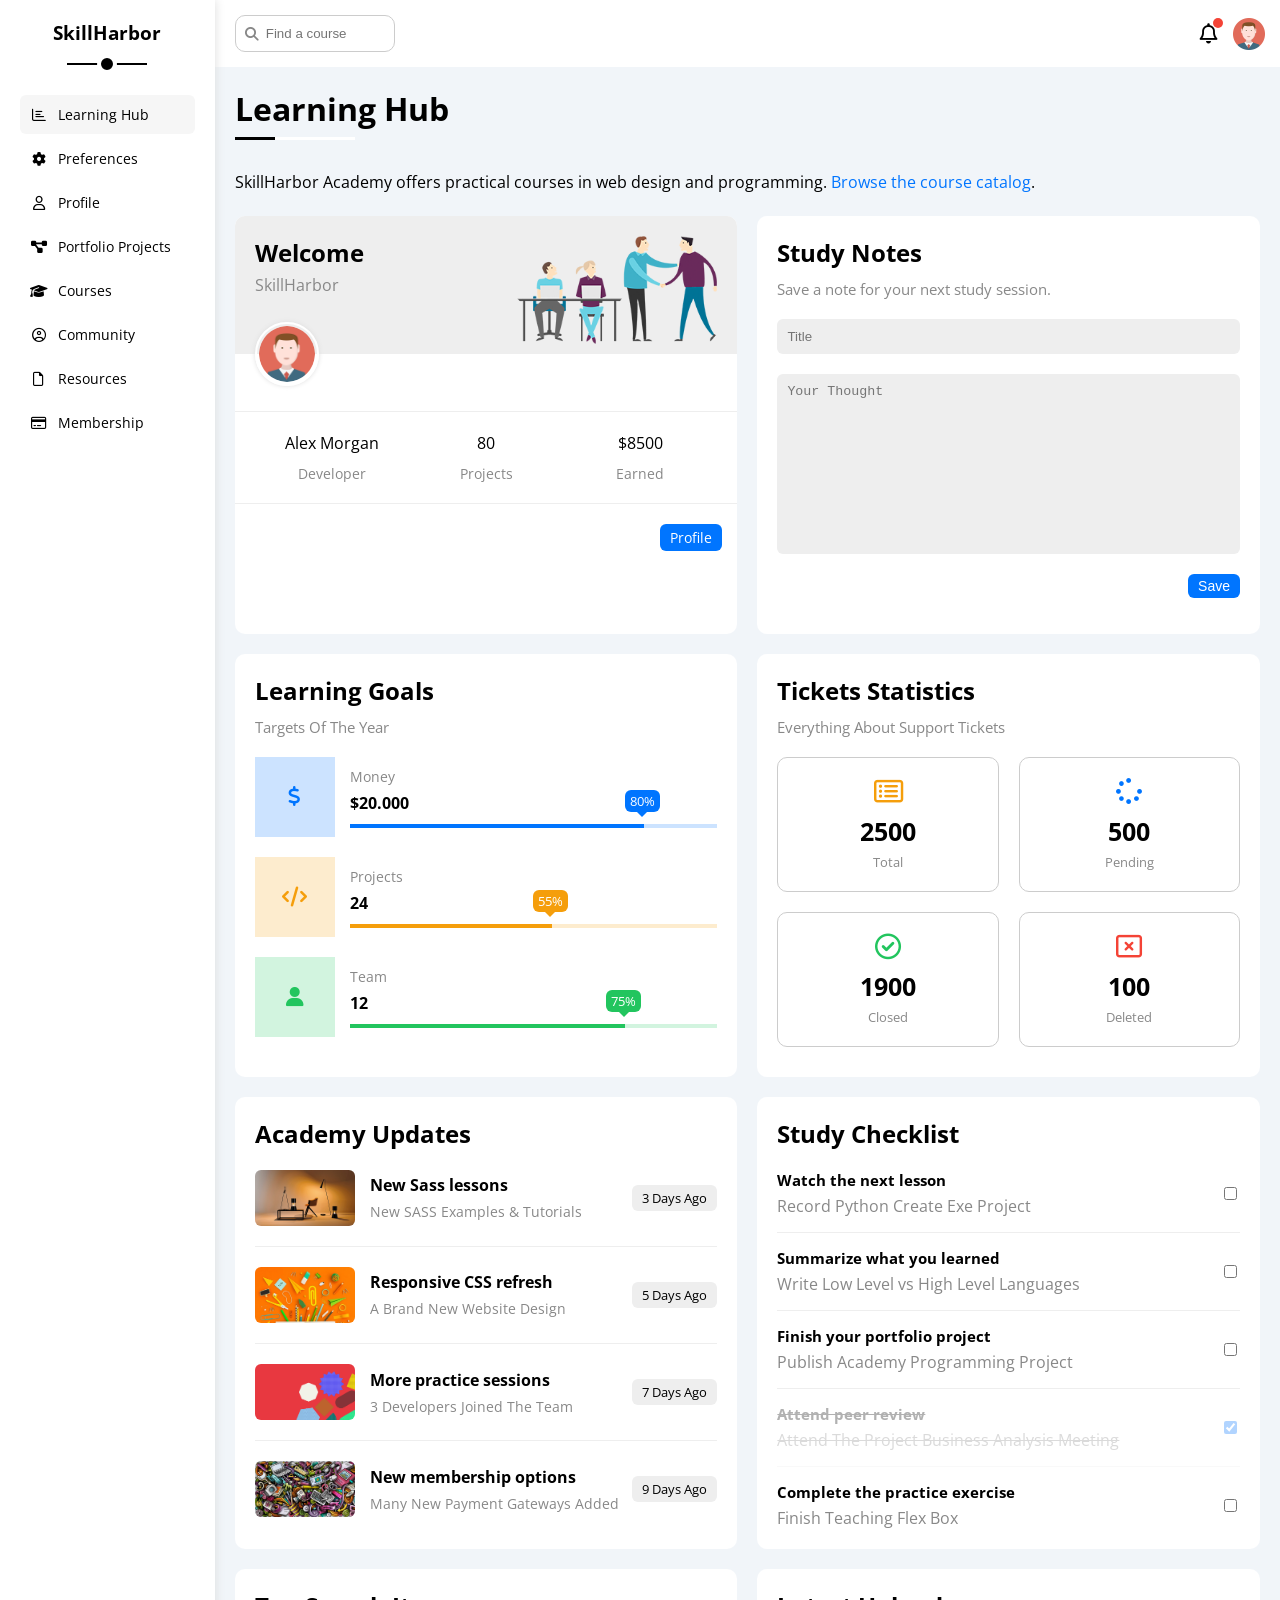
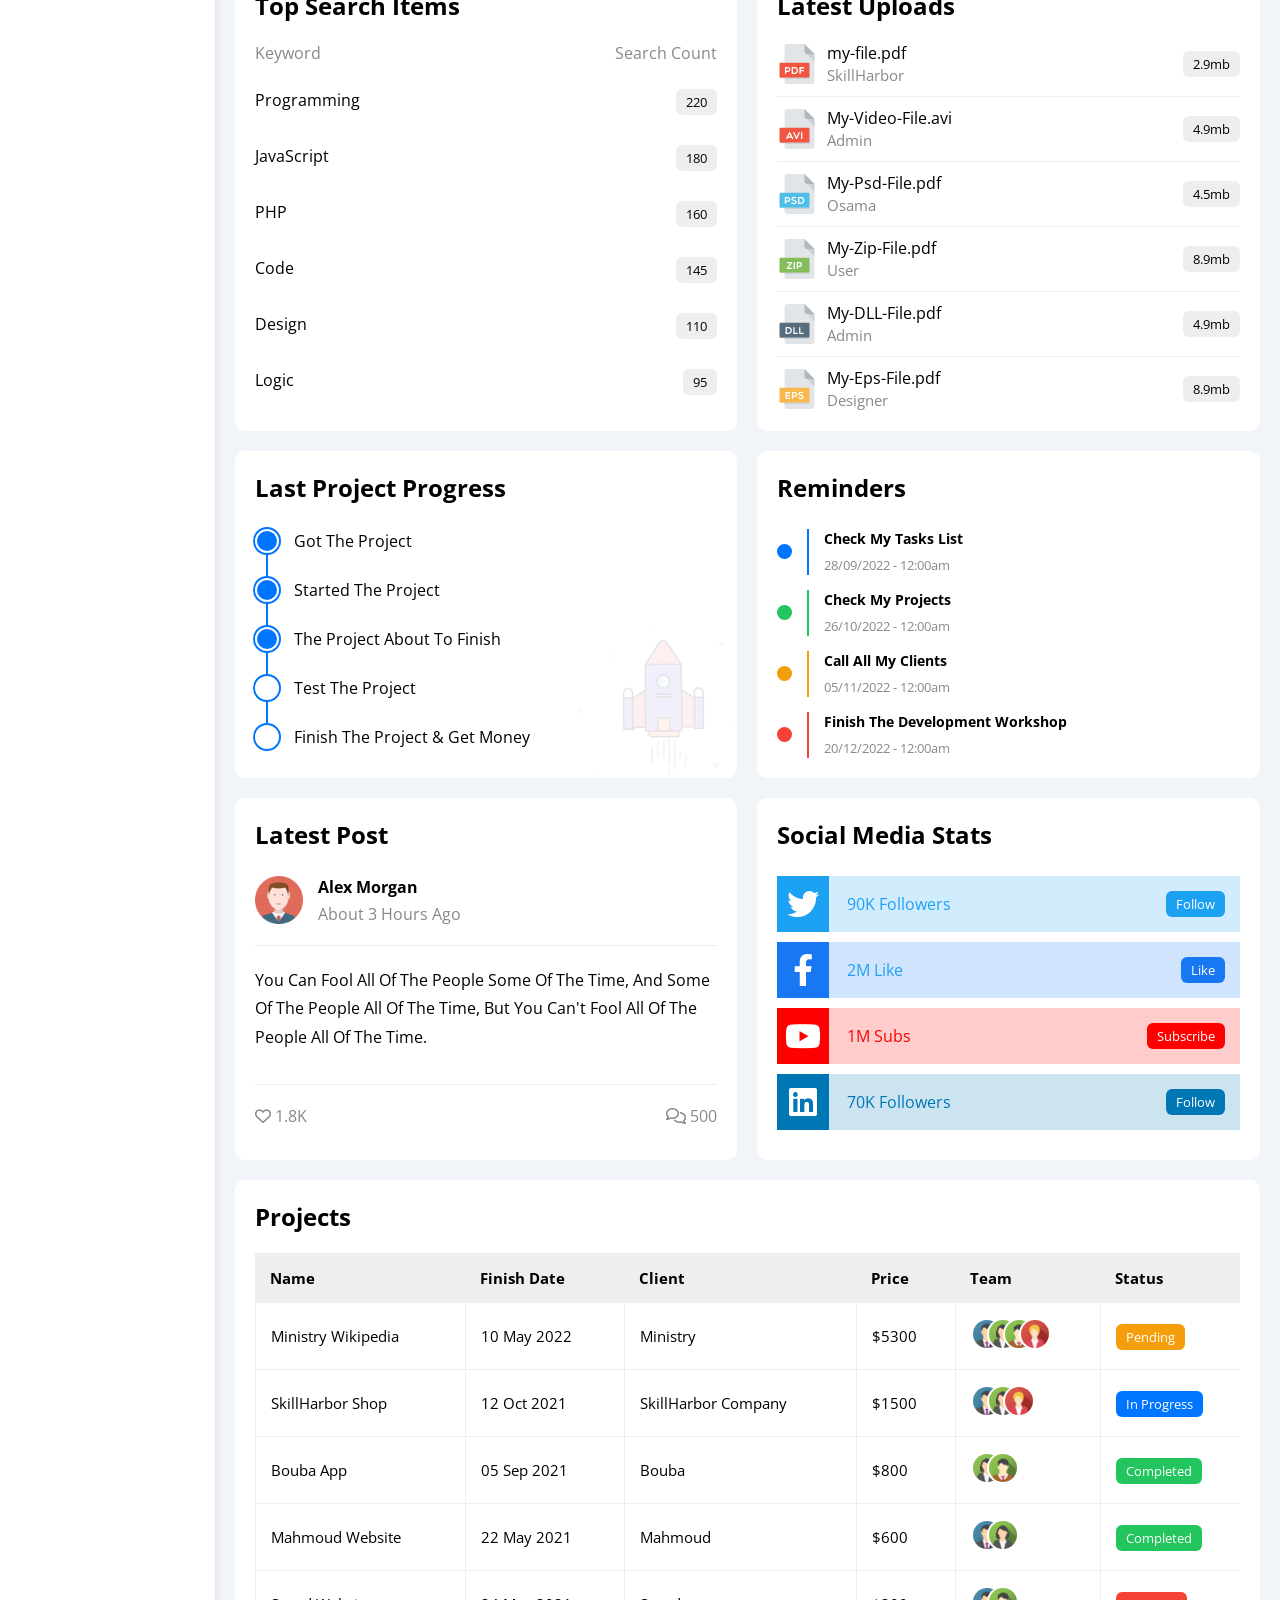
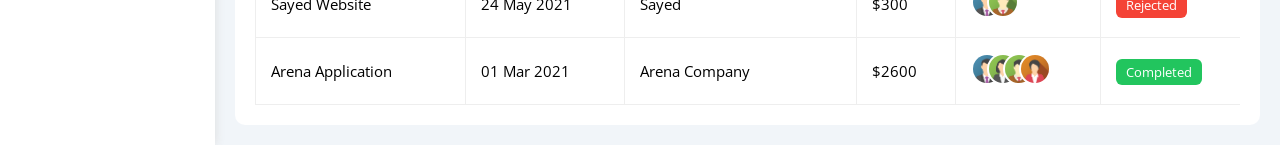
<file: index.html>
<!DOCTYPE html>
<html lang="en">

<head>
  <meta charset="UTF-8">
  <meta http-equiv="X-UA-Compatible" content="IE=edge">
  <meta name="viewport" content="width=device-width, initial-scale=1.0">
  <title>Learning Hub | SkillHarbor Academy</title>
  <link rel="stylesheet" href="css/all.min.css">
  <link rel="stylesheet" href="css/framework.css">
  <link rel="stylesheet" href="css/master.css">
  <link rel="preconnect" href="https://fonts.googleapis.com">
  <link rel="preconnect" href="https://fonts.gstatic.com" crossorigin>
  <link href="https://fonts.googleapis.com/css2?family=Open+Sans:wght@300;500&amp;display=swap" rel="stylesheet">
</head>

<body>

  <div class="page d-flex">

    <div class="sidebar bg-white p-20 p-relative">
      <h3 class="p-relative txt-c mt-0">SkillHarbor</h3>
      <ul>
        <li>
          <!-- ده لينك الصفحه الرئيسيه active  -->
          <!-- الصفحه الرئيسيه اسمها Dashboard -->
          <a class="active d-flex align-center fs-14 c-black rad-6 p-10" href="index.html">

            <!-- class fa-fw means full width- full height -->
            <i class="fa-regular fa-chart-bar fa-fw"></i>
            <span>Learning Hub</span>
          </a>
        </li>
        <li>
          <a class="d-flex align-center fs-14 c-black rad-6 p-10" href="settings.html">
            <i class="fa-solid fa-gear fa-fw"></i>
            <span>Preferences</span>
          </a>
        </li>
        <li>
          <a class="d-flex align-center fs-14 c-black rad-6 p-10" href="profile.html">
            <i class="fa-regular fa-user fa-fw"></i>
            <span>Profile</span>
          </a>
        </li>
        <li>
          <a class="d-flex align-center fs-14 c-black rad-6 p-10" href="projects.html">
            <i class="fa-solid fa-diagram-project fa-fw"></i>
            <span>Portfolio Projects</span>
          </a>
        </li>
        <li>
          <a class="d-flex align-center fs-14 c-black rad-6 p-10" href="courses.html">
            <i class="fa-solid fa-graduation-cap fa-fw"></i>
            <span>Courses</span>
          </a>
        </li>
        <li>
          <a class="d-flex align-center fs-14 c-black rad-6 p-10" href="friends.html">
            <i class="fa-regular fa-circle-user fa-fw"></i>
            <span>Community</span>
          </a>
        </li>
        <li>
          <a class="d-flex align-center fs-14 c-black rad-6 p-10" href="files.html">
            <i class="fa-regular fa-file fa-fw"></i>
            <span>Resources</span>
          </a>
        </li>
        <li>
          <a class="d-flex align-center fs-14 c-black rad-6 p-10" href="plans.html">
            <i class="fa-regular fa-credit-card fa-fw"></i>
            <span>Membership</span>
          </a>
        </li>
      </ul>
    </div>


    <div class="content w-full">
      <!-- Start Head -->
      <div class="head bg-white p-15 between-flex">
        <div class="search p-relative">
          <input class="p-10" type="search" placeholder="Find a course" aria-label="Find a course">
        </div>
        <div class="icons d-flex align-center">
          <span class="notification p-relative">
            <i class="fa-regular fa-bell fa-lg"></i>
          </span>
          <img src="imgs/avatar.png" alt="">
        </div>
      </div>

      <!-- End Head -->

      <!-- 
       هذا الجزء العلوى ثابت فى كل صفحه من الثمانى صفحات 
       الى فيها بنصمم العمود الجانبى و الهيدر و دول كلهم ثابتبن
       اما الجزء اللى جاى ده الجزء بتاع صفحه التصمصم نفسها اللى مختلفه من صفحه للثانيه  -->

      <h1 class="p-relative">Learning Hub</h1>

      <p class="catalog-tools">SkillHarbor Academy offers practical courses in web design and programming. <a class="c-blue" href="courses.html">Browse the course catalog</a>.</p><div class="wrapper d-grid gap-20">

        <!-- Start Welcome Widget -->
        <div class="welcome bg-white rad-10 txt-c-mobile block-mobile">
          <div class="intro p-20 d-flex space-between bg-eee">
            <div>
              <h2 class="m-0">Welcome</h2>
              <p class="c-grey mt-5">SkillHarbor</p>
            </div>
            <img class="hide-mobile" src="imgs/welcome.png" alt="">
          </div>
          <img src="imgs/avatar.png" alt="" class="avatar">
          <div class="body txt-c d-flex p-20 mt-20 mb-20 block-mobile">
            <div>Alex Morgan <span class="d-block c-grey fs-14 mt-10">Developer</span></div>
            <div>80 <span class="d-block c-grey fs-14 mt-10">Projects</span></div>
            <div>$8500 <span class="d-block c-grey fs-14 mt-10">Earned</span></div>
          </div>
          <a href="profile.html" class="visit d-block fs-14 bg-blue c-white w-fit btn-shape">Profile</a>
        </div>
        <!-- End Welcome Widget -->

        <!-- Start Quick Draft Widget -->
        <div class="quick-draft p-20 bg-white rad-10">
          <h2 class="mt-0 mb-10">Study Notes</h2>
          <p class="mt-0 mb-20 c-grey fs-15">Save a note for your next study session.</p>
          <form>
            <input class="d-block mb-20 w-full p-10 b-none bg-eee rad-6" type="text" placeholder="Title">
            <textarea class="d-block mb-20 w-full p-10 b-none bg-eee rad-6" placeholder="Your Thought"></textarea>
            <input class="save d-block fs-14 bg-blue c-white b-none w-fit btn-shape" type="submit" value="Save">
          <p id="draft-status" role="status"></p></form>
        </div>
        <!-- End Quick Draft Widget -->

        <!-- Start Targets Widget -->
        <div class="targets p-20 bg-white rad-10">
          <h2 class="mt-0 mb-10">Learning Goals</h2>
          <p class="mt-0 mb-20 c-grey fs-15">Targets Of The Year</p>
          <div class="target-row mb-20 blue center-flex">
            <div class="icon center-flex">
              <i class="fa-solid fa-dollar-sign fa-lg c-blue"></i>
            </div>
            <div class="details">
              <span class="fs-14 c-grey">Money</span>
              <span class="d-block mt-5 mb-10 fw-bold">$20.000</span>
              <div class="progress p-relative">
                <span class="bg-blue blue" style="width: 80%">
                  <span class="bg-blue">80%</span>
                </span>
              </div>
            </div>
          </div>
          <div class="target-row mb-20 center-flex orange">
            <div class="icon center-flex">
              <i class="fa-solid fa-code fa-lg c-orange"></i>
            </div>
            <div class="details">
              <span class="fs-14 c-grey">Projects</span>
              <span class="d-block mt-5 mb-10 fw-bold">24</span>
              <div class="progress p-relative">
                <span class="bg-orange orange" style="width: 55%">
                  <span class="bg-orange">55%</span>
                </span>
              </div>
            </div>
          </div>
          <div class="target-row mb-20 center-flex green">
            <div class="icon center-flex">
              <i class="fa-solid fa-user fa-lg c-green"></i>
            </div>
            <div class="details">
              <span class="fs-14 c-grey">Team</span>
              <span class="d-block mt-5 mb-10 fw-bold">12</span>
              <div class="progress p-relative">
                <span class="bg-green green" style="width: 75%">
                  <span class="bg-green">75%</span>
                </span>
              </div>
            </div>
          </div>
        </div>
        <!-- End Targets Widget -->

        <!-- Start Ticket Widget -->
        <div class="tickets p-20 bg-white rad-10">
          <h2 class="mt-0 mb-10">Tickets Statistics</h2>
          <p class="mt-0 mb-20 c-grey fs-15">Everything About Support Tickets</p>
          <div class="d-flex txt-c gap-20 f-wrap">
            <div class="box p-20 rad-10 fs-13 c-grey">
              <i class="fa-regular fa-rectangle-list fa-2x mb-10 c-orange"></i>
              <span class="d-block c-black fw-bold fs-25 mb-5">2500</span>
              Total
            </div>
            <div class="box p-20 rad-10 fs-13 c-grey">
              <i class="fa-solid fa-spinner fa-2x mb-10 c-blue"></i>
              <span class="d-block c-black fw-bold fs-25 mb-5">500</span>
              Pending
            </div>
            <div class="box p-20 rad-10 fs-13 c-grey">
              <i class="fa-regular fa-circle-check fa-2x mb-10 c-green"></i>
              <span class="d-block c-black fw-bold fs-25 mb-5">1900</span>
              Closed
            </div>
            <div class="box p-20 rad-10 fs-13 c-grey">
              <i class="fa-regular fa-rectangle-xmark fa-2x mb-10 c-red"></i>
              <span class="d-block c-black fw-bold fs-25 mb-5">100</span>
              Deleted
            </div>
          </div>
        </div>
        <!-- End Ticket Widget -->


        <!-- Start Latest News Widget -->
        <div class="latest-news p-20 bg-white rad-10 txt-c-mobile">
          <h2 class="mt-0 mb-20">Academy Updates</h2>
          <div class="news-row d-flex align-center">
            <img src="imgs/news-01.png" alt="">
            <div class="info">
              <h3>New Sass lessons</h3>
              <p class="m-0 fs-14 c-grey">New SASS Examples &amp; Tutorials</p>
            </div>
            <div class="btn-shape bg-eee fs-13 label">3 Days Ago</div>
          </div>
          <div class="news-row d-flex align-center">
            <img src="imgs/news-02.png" alt="">
            <div class="info">
              <h3>Responsive CSS refresh</h3>
              <p class="m-0 fs-14 c-grey">A Brand New Website Design</p>
            </div>
            <div class="btn-shape bg-eee fs-13 label">5 Days Ago</div>
          </div>
          <div class="news-row d-flex align-center">
            <img src="imgs/news-03.png" alt="">
            <div class="info">
              <h3>More practice sessions</h3>
              <p class="m-0 fs-14 c-grey">3 Developers Joined The Team</p>
            </div>
            <div class="btn-shape bg-eee fs-13 label">7 Days Ago</div>
          </div>
          <div class="news-row d-flex align-center">
            <img src="imgs/news-04.png" alt="">
            <div class="info">
              <h3>New membership options</h3>
              <p class="m-0 fs-14 c-grey">Many New Payment Gateways Added</p>
            </div>
            <div class="btn-shape bg-eee fs-13 label">9 Days Ago</div>
          </div>
        </div>
        <!-- End Latest News Widget -->


        <!-- Start Tasks Widget -->
        <div class="tasks p-20 bg-white rad-10">
          <h2 class="mt-0 mb-20">Study Checklist</h2>
          <div class="task-row between-flex">
            <div class="info">
              <h3 class="mt-0 mb-5 fs-15">Watch the next lesson</h3>
              <p class="m-0 c-grey">Record Python Create Exe Project</p>
            </div>
            <i class="fa-regular fa-trash-can delete"></i>
          </div>
          <div class="task-row between-flex">
            <div class="info">
              <h3 class="mt-0 mb-5 fs-15">Summarize what you learned</h3>
              <p class="m-0 c-grey">Write Low Level vs High Level Languages</p>
            </div>
            <i class="fa-regular fa-trash-can delete"></i>
          </div>
          <div class="task-row between-flex">
            <div class="info">
              <h3 class="mt-0 mb-5 fs-15">Finish your portfolio project</h3>
              <p class="m-0 c-grey">Publish Academy Programming Project</p>
            </div>
            <i class="fa-regular fa-trash-can delete"></i>
          </div>
          <div class="task-row between-flex done">
            <div class="info">
              <h3 class="mt-0 mb-5 fs-15">Attend peer review</h3>
              <p class="m-0 c-grey">Attend The Project Business Analysis Meeting</p>
            </div>
            <i class="fa-regular fa-trash-can delete"></i>
          </div>
          <div class="task-row between-flex">
            <div class="info">
              <h3 class="mt-0 mb-5 fs-15">Complete the practice exercise</h3>
              <p class="m-0 c-grey">Finish Teaching Flex Box</p>
            </div>
            <i class="fa-regular fa-trash-can delete"></i>
          </div>
        </div>
        <!-- End Tasks -->


        <!-- Start Top Search Word Widget -->
        <div class="search-items p-20 bg-white rad-10">
          <h2 class="mt-0 mb-20">Top Search Items</h2>
          <div class="items-head d-flex space-between c-grey mb-10">
            <div>Keyword</div>
            <div>Search Count</div>
          </div>
          <div class="items d-flex space-between pt-15 pb-15">
            <span>Programming</span>
            <span class="bg-eee fs-13 btn-shape">220</span>
          </div>
          <div class="items d-flex space-between pt-15 pb-15">
            <span>JavaScript</span>
            <span class="bg-eee btn-shape fs-13">180</span>
          </div>
          <div class="items d-flex space-between pt-15 pb-15">
            <span>PHP</span>
            <span class="bg-eee btn-shape fs-13">160</span>
          </div>
          <div class="items d-flex space-between pt-15 pb-15">
            <span>Code</span>
            <span class="bg-eee btn-shape fs-13">145</span>
          </div>
          <div class="items d-flex space-between pt-15 pb-15">
            <span>Design</span>
            <span class="bg-eee btn-shape fs-13">110</span>
          </div>
          <div class="items d-flex space-between pt-15 pb-15">
            <span>Logic</span>
            <span class="bg-eee btn-shape fs-13">95</span>
          </div>
        </div>
        <!-- End Top Search Word Widget -->


        <!-- Start Latest Uploads Widget -->
        <div class="latest-uploads p-20 bg-white rad-10">
          <h2 class="mt-0 mb-20">Latest Uploads</h2>
          <ul class="m-0">
            <li class="between-flex pb-10 mb-10">
              <div class="d-flex align-center">
                <img class="mr-10" src="imgs/pdf.svg" alt="">
                <div>
                  <span class="d-block">my-file.pdf</span>
                  <span class="fs-15 c-grey">SkillHarbor</span>
                </div>
              </div>
              <div class="bg-eee btn-shape fs-13">2.9mb</div>
            </li>
            <li class="between-flex pb-10 mb-10">
              <div class="d-flex align-center">
                <img class="mr-10" src="imgs/avi.svg" alt="">
                <div>
                  <span class="d-block">My-Video-File.avi</span>
                  <span class="fs-15 c-grey">Admin</span>
                </div>
              </div>
              <div class="bg-eee btn-shape fs-13">4.9mb</div>
            </li>
            <li class="between-flex pb-10 mb-10">
              <div class="d-flex align-center">
                <img class="mr-10" src="imgs/psd.svg" alt="">
                <div>
                  <span class="d-block">My-Psd-File.pdf</span>
                  <span class="fs-15 c-grey">Osama</span>
                </div>
              </div>
              <div class="bg-eee btn-shape fs-13">4.5mb</div>
            </li>
            <li class="between-flex pb-10 mb-10">
              <div class="d-flex align-center">
                <img class="mr-10" src="imgs/zip.svg" alt="">
                <div>
                  <span class="d-block">My-Zip-File.pdf</span>
                  <span class="fs-15 c-grey">User</span>
                </div>
              </div>
              <div class="bg-eee btn-shape fs-13">8.9mb</div>
            </li>
            <li class="between-flex pb-10 mb-10">
              <div class="d-flex align-center">
                <img class="mr-10" src="imgs/dll.svg" alt="">
                <div>
                  <span class="d-block">My-DLL-File.pdf</span>
                  <span class="fs-15 c-grey">Admin</span>
                </div>
              </div>
              <div class="bg-eee btn-shape fs-13">4.9mb</div>
            </li>
            <li class="between-flex">
              <div class="d-flex align-center">
                <img class="mr-10" src="imgs/eps.svg" alt="">
                <div>
                  <span class="d-block">My-Eps-File.pdf</span>
                  <span class="fs-15 c-grey">Designer</span>
                </div>
              </div>
              <div class="bg-eee btn-shape fs-13">8.9mb</div>
            </li>
          </ul>
        </div>
        <!-- End Latest Uploads Widget -->


        <!-- Start Last Project Progress Widget -->
        <div class="last-project p-20 bg-white rad-10 p-relative">
          <h2 class="mt-0 mb-20">Last Project Progress</h2>
          <ul class="m-0 p-relative">
            <li class="mt-25 d-flex align-center done">Got The Project</li>
            <li class="mt-25 d-flex align-center done">Started The Project</li>
            <li class="mt-25 d-flex align-center done">The Project About To Finish</li>
            <li class="mt-25 d-flex align-center current">Test The Project</li>
            <li class="mt-25 d-flex align-center">Finish The Project &amp; Get Money</li>
          </ul>
          <img class="launch-icon hide-mobile" src="imgs/project.png" alt="">
        </div>
        <!-- End Last Project Progress Widget -->
        <!-- Start Reminders Widget -->
        <div class="reminders p-20 bg-white rad-10 p-relative">
          <h2 class="mt-0 mb-25">Reminders</h2>
          <ul class="m-0">
            <li class="d-flex align-center mt-15">
              <span class="key bg-blue mr-15 d-block rad-half"></span>
              <div class="pl-15 blue">
                <p class="fs-14 fw-bold mt-0 mb-5">Check My Tasks List</p>
                <span class="fs-13 c-grey">28/09/2022 - 12:00am</span>
              </div>
            </li>
            <li class="d-flex align-center mt-15">
              <span class="key bg-green mr-15 d-block rad-half"></span>
              <div class="pl-15 green">
                <p class="fs-14 fw-bold mt-0 mb-5">Check My Projects</p>
                <span class="fs-13 c-grey">26/10/2022 - 12:00am</span>
              </div>
            </li>
            <li class="d-flex align-center mt-15">
              <span class="key bg-orange mr-15 d-block rad-half"></span>
              <div class="pl-15 orange">
                <p class="fs-14 fw-bold mt-0 mb-5">Call All My Clients</p>
                <span class="fs-13 c-grey">05/11/2022 - 12:00am</span>
              </div>
            </li>
            <li class="d-flex align-center mt-15">
              <span class="key bg-red mr-15 d-block rad-half"></span>
              <div class="pl-15 red">
                <p class="fs-14 fw-bold mt-0 mb-5">Finish The Development Workshop</p>
                <span class="fs-13 c-grey">20/12/2022 - 12:00am</span>
              </div>
            </li>
          </ul>
        </div>
        <!-- End Reminders Widget -->


        <!-- Start Latest Post Widget -->
        <div class="latest-post p-20 bg-white rad-10 p-relative">
          <h2 class="mt-0 mb-25">Latest Post</h2>
          <div class="top d-flex align-center">
            <img class="avatar mr-15" src="imgs/avatar.png" alt="">
            <div class="info">
              <span class="d-block mb-5 fw-bold">Alex Morgan</span>
              <span class="c-grey">About 3 Hours Ago</span>
            </div>
          </div>
          <div class="post-content txt-c-mobile pt-20 pb-20 mt-20 mb-20">
            You can fool all of the people some of the time, and some of the people all of the time, but you can't
            fool all of the people all of the time.
          </div>
          <div class="post-stats between-flex c-grey">
            <div>
              <i class="fa-regular fa-heart"></i>
              <span>1.8K</span>
            </div>
            <div>
              <i class="fa-regular fa-comments"></i>
              <span>500</span>
            </div>
          </div>
        </div>
        <!-- End Latest Post Widget -->


        <!-- Start Social Media Stats Widget -->
        <div class="social-media p-20 bg-white rad-10 p-relative">
          <h2 class="mt-0 mb-25">Social Media Stats</h2>
          <div class="box twitter p-15 p-relative mb-10 between-flex">
            <i class="fa-brands fa-twitter fa-2x c-white h-full center-flex"></i>
            <span>90K Followers</span>
            <a class="fs-13 c-white btn-shape" href="#">Follow</a>
          </div>
          <div class="box facebook p-15 p-relative mb-10 between-flex">
            <i class="fa-brands fa-facebook-f fa-2x c-white h-full center-flex"></i>
            <span>2M Like</span>
            <a class="fs-13 c-white btn-shape" href="#">Like</a>
          </div>
          <div class="box youtube p-15 p-relative mb-10 between-flex">
            <i class="fa-brands fa-youtube fa-2x c-white h-full center-flex"></i>
            <span>1M Subs</span>
            <a class="fs-13 c-white btn-shape" href="#">Subscribe</a>
          </div>
          <div class="box linkedin p-15 p-relative mb-10 between-flex">
            <i class="fa-brands fa-linkedin fa-2x c-white h-full center-flex"></i>
            <span>70K Followers</span>
            <a class="fs-13 c-white btn-shape" href="#">Follow</a>
          </div>
        </div>
        <!-- End Media Stats Widget -->

      </div>

      <!-- Start Projects Table -->
      <div class="projects p-20 bg-white rad-10 m-20">
        <h2 class="mt-0 mb-20">Projects</h2>
        <div class="responsive-table">
          <table class="fs-15 w-full">
            <thead>
              <tr>
                <td>Name</td>
                <td>Finish Date</td>
                <td>Client</td>
                <td>Price</td>
                <td>Team</td>
                <td>Status</td>
              </tr>
            </thead>
            <tbody>
              <tr>
                <td>Ministry Wikipedia</td>
                <td>10 May 2022</td>
                <td>Ministry</td>
                <td>$5300</td>
                <td>
                  <img src="imgs/team-01.png" alt="">
                  <img src="imgs/team-02.png" alt="">
                  <img src="imgs/team-03.png" alt="">
                  <img src="imgs/team-05.png" alt="">
                </td>
                <td>
                  <span class="label btn-shape bg-orange c-white">Pending</span>
                </td>
              </tr>
              <tr>
                <td>SkillHarbor Shop</td>
                <td>12 Oct 2021</td>
                <td>SkillHarbor Company</td>
                <td>$1500</td>
                <td>
                  <img src="imgs/team-01.png" alt="">
                  <img src="imgs/team-02.png" alt="">
                  <img src="imgs/team-05.png" alt="">
                </td>
                <td><span class="label btn-shape bg-blue c-white">In Progress</span></td>
              </tr>
              <tr>
                <td>Bouba App</td>
                <td>05 Sep 2021</td>
                <td>Bouba</td>
                <td>$800</td>
                <td>
                  <img src="imgs/team-02.png" alt="">
                  <img src="imgs/team-03.png" alt="">
                </td>
                <td><span class="label btn-shape bg-green c-white">Completed</span></td>
              </tr>
              <tr>
                <td>Mahmoud Website</td>
                <td>22 May 2021</td>
                <td>Mahmoud</td>
                <td>$600</td>
                <td>
                  <img src="imgs/team-01.png" alt="">
                  <img src="imgs/team-02.png" alt="">
                </td>
                <td><span class="label btn-shape bg-green c-white">Completed</span></td>
              </tr>
              <tr>
                <td>Sayed Website</td>
                <td>24 May 2021</td>
                <td>Sayed</td>
                <td>$300</td>
                <td>
                  <img src="imgs/team-01.png" alt="">
                  <img src="imgs/team-03.png" alt="">
                </td>
                <td><span class="label btn-shape bg-red c-white">Rejected</span></td>
              </tr>
              <tr>
                <td>Arena Application</td>
                <td>01 Mar 2021</td>
                <td>Arena Company</td>
                <td>$2600</td>
                <td>
                  <img src="imgs/team-01.png" alt="">
                  <img src="imgs/team-02.png" alt="">
                  <img src="imgs/team-03.png" alt="">
                  <img src="imgs/team-04.png" alt="">
                </td>
                <td><span class="label btn-shape bg-green c-white">Completed</span></td>
              </tr>
            </tbody>
          </table>
        </div>
      </div>
      <!-- End Projects Table -->

    </div>
  </div>
<script src="js/academy.js" defer></script></body>

</html>
</file>
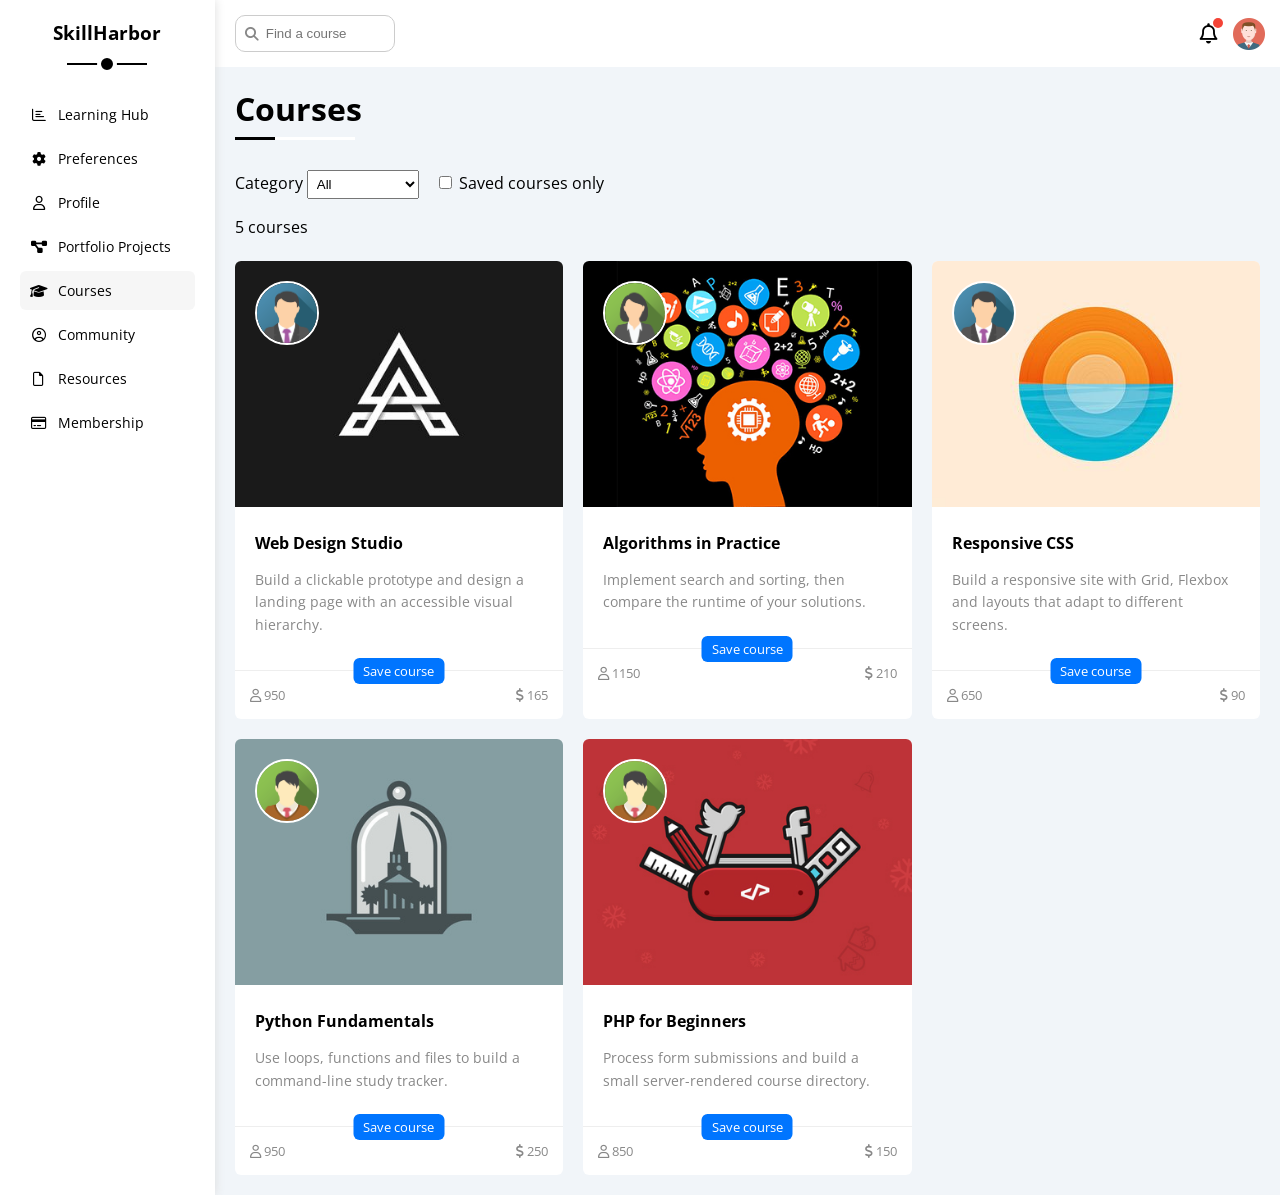
<file: courses.html>
<!DOCTYPE html>
<html lang="en">
  <head>
    <meta charset="UTF-8">
    <meta http-equiv="X-UA-Compatible" content="IE=edge">
    <meta name="viewport" content="width=device-width, initial-scale=1.0">
    <title>Courses | SkillHarbor Academy</title>
    <link rel="stylesheet" href="css/all.min.css">
    <link rel="stylesheet" href="css/framework.css">
    <link rel="stylesheet" href="css/master.css">
    <link rel="preconnect" href="https://fonts.googleapis.com">
    <link rel="preconnect" href="https://fonts.gstatic.com" crossorigin>
    <link href="https://fonts.googleapis.com/css2?family=Open+Sans:wght@300;500&amp;display=swap" rel="stylesheet">
  </head>
  <body>
    <div class="page d-flex">
      <div class="sidebar bg-white p-20 p-relative">
        <h3 class="p-relative txt-c mt-0">SkillHarbor</h3>
        <ul>
          <li>
            <a class="d-flex align-center fs-14 c-black rad-6 p-10" href="index.html">
              <i class="fa-regular fa-chart-bar fa-fw"></i>
              <span>Learning Hub</span>
            </a>
          </li>
          <li>
            <a class="d-flex align-center fs-14 c-black rad-6 p-10" href="settings.html">
              <i class="fa-solid fa-gear fa-fw"></i>
              <span>Preferences</span>
            </a>
          </li>
          <li>
            <a class="d-flex align-center fs-14 c-black rad-6 p-10" href="profile.html">
              <i class="fa-regular fa-user fa-fw"></i>
              <span>Profile</span>
            </a>
          </li>
          <li>
            <a class="d-flex align-center fs-14 c-black rad-6 p-10" href="projects.html">
              <i class="fa-solid fa-diagram-project fa-fw"></i>
              <span>Portfolio Projects</span>
            </a>
          </li>
          <li>
            <a class="active d-flex align-center fs-14 c-black rad-6 p-10" href="courses.html">
              <i class="fa-solid fa-graduation-cap fa-fw"></i>
              <span>Courses</span>
            </a>
          </li>
          <li>
            <a class="d-flex align-center fs-14 c-black rad-6 p-10" href="friends.html">
              <i class="fa-regular fa-circle-user fa-fw"></i>
              <span>Community</span>
            </a>
          </li>
          <li>
            <a class="d-flex align-center fs-14 c-black rad-6 p-10" href="files.html">
              <i class="fa-regular fa-file fa-fw"></i>
              <span>Resources</span>
            </a>
          </li>
          <li>
            <a class="d-flex align-center fs-14 c-black rad-6 p-10" href="plans.html">
              <i class="fa-regular fa-credit-card fa-fw"></i>
              <span>Membership</span>
            </a>
          </li>
        </ul>
      </div>
      <div class="content w-full">
        <!-- Start Head -->
        <div class="head bg-white p-15 between-flex">
          <div class="search p-relative">
            <input class="p-10" type="search" placeholder="Find a course" aria-label="Find a course">
          </div>
          <div class="icons d-flex align-center">
            <span class="notification p-relative">
              <i class="fa-regular fa-bell fa-lg"></i>
            </span>
            <img src="imgs/avatar.png" alt="">
          </div>
        </div>
        <!-- End Head -->


        
        <h1 class="p-relative">Courses</h1>
        <div class="catalog-tools"><label>Category <select id="course-category"><option>All</option><option>Design</option><option>Programming</option></select></label><label><input id="saved-only" type="checkbox"> Saved courses only</label><p id="course-status" role="status"></p></div><div class="courses-page d-grid m-20 gap-20">
          <div class="course bg-white rad-6 p-relative" data-category="Design">
            <img class="cover" src="imgs/course-01.jpg" alt="">
            <img class="instructor" src="imgs/team-01.png" alt="">
            <div class="p-20">
              <h4 class="m-0">Web Design Studio</h4>
              <p class="description c-grey mt-15 fs-14">Build a clickable prototype and design a landing page with an accessible visual hierarchy.</p>
            </div>
            <div class="info p-15 p-relative between-flex">
              <button class="title bg-blue c-white btn-shape" type="button">Save course</button>
              <span class="c-grey">
                <i class="fa-regular fa-user"></i>
                950
              </span>
              <span class="c-grey">
                <i class="fa-solid fa-dollar-sign"></i>
                165
              </span>
            </div>
          </div>
          <div class="course bg-white rad-6 p-relative" data-category="Programming">
            <img class="cover" src="imgs/course-02.jpg" alt="">
            <img class="instructor" src="imgs/team-02.png" alt="">
            <div class="p-20">
              <h4 class="m-0">Algorithms in Practice</h4>
              <p class="description c-grey mt-15 fs-14">Implement search and sorting, then compare the runtime of your solutions.</p>
            </div>
            <div class="info p-15 p-relative between-flex">
              <button class="title bg-blue c-white btn-shape" type="button">Save course</button>
              <span class="c-grey"> <i class="fa-regular fa-user"></i> 1150</span>
              <span class="c-grey"><i class="fa-solid fa-dollar-sign"></i> 210</span>
            </div>
          </div>
          <div class="course bg-white rad-6 p-relative" data-category="Design">
            <img class="cover" src="imgs/course-03.jpg" alt="">
            <img class="instructor" src="imgs/team-01.png" alt="">
            <div class="p-20">
              <h4 class="m-0">Responsive CSS</h4>
              <p class="description c-grey mt-15 fs-14">Build a responsive site with Grid, Flexbox and layouts that adapt to different screens.</p>
            </div>
            <div class="info p-15 p-relative between-flex">
              <button class="title bg-blue c-white btn-shape" type="button">Save course</button>
              <span class="c-grey"> <i class="fa-regular fa-user"></i> 650</span>
              <span class="c-grey"><i class="fa-solid fa-dollar-sign"></i> 90</span>
            </div>
          </div>
          <div class="course bg-white rad-6 p-relative" data-category="Programming">
            <img class="cover" src="imgs/course-04.jpg" alt="">
            <img class="instructor" src="imgs/team-03.png" alt="">
            <div class="p-20">
              <h4 class="m-0">Python Fundamentals</h4>
              <p class="description c-grey mt-15 fs-14">Use loops, functions and files to build a command-line study tracker.</p>
            </div>
            <div class="info p-15 p-relative between-flex">
              <button class="title bg-blue c-white btn-shape" type="button">Save course</button>
              <span class="c-grey"> <i class="fa-regular fa-user"></i> 950</span>
              <span class="c-grey"><i class="fa-solid fa-dollar-sign"></i> 250</span>
            </div>
          </div>
          <div class="course bg-white rad-6 p-relative" data-category="Programming">
            <img class="cover" src="imgs/course-05.jpg" alt="">
            <img class="instructor" src="imgs/team-03.png" alt="">
            <div class="p-20">
              <h4 class="m-0">PHP for Beginners</h4>
              <p class="description c-grey mt-15 fs-14">Process form submissions and build a small server-rendered course directory.</p>
            </div>
            <div class="info p-15 p-relative between-flex">
              <button class="title bg-blue c-white btn-shape" type="button">Save course</button>
              <span class="c-grey"> <i class="fa-regular fa-user"></i> 850</span>
              <span class="c-grey"><i class="fa-solid fa-dollar-sign"></i> 150</span>
            </div>
          </div>
          
          
          
          
          
        </div>
      </div>
    </div>
  <script src="js/academy.js" defer></script></body>
</html>
</file>
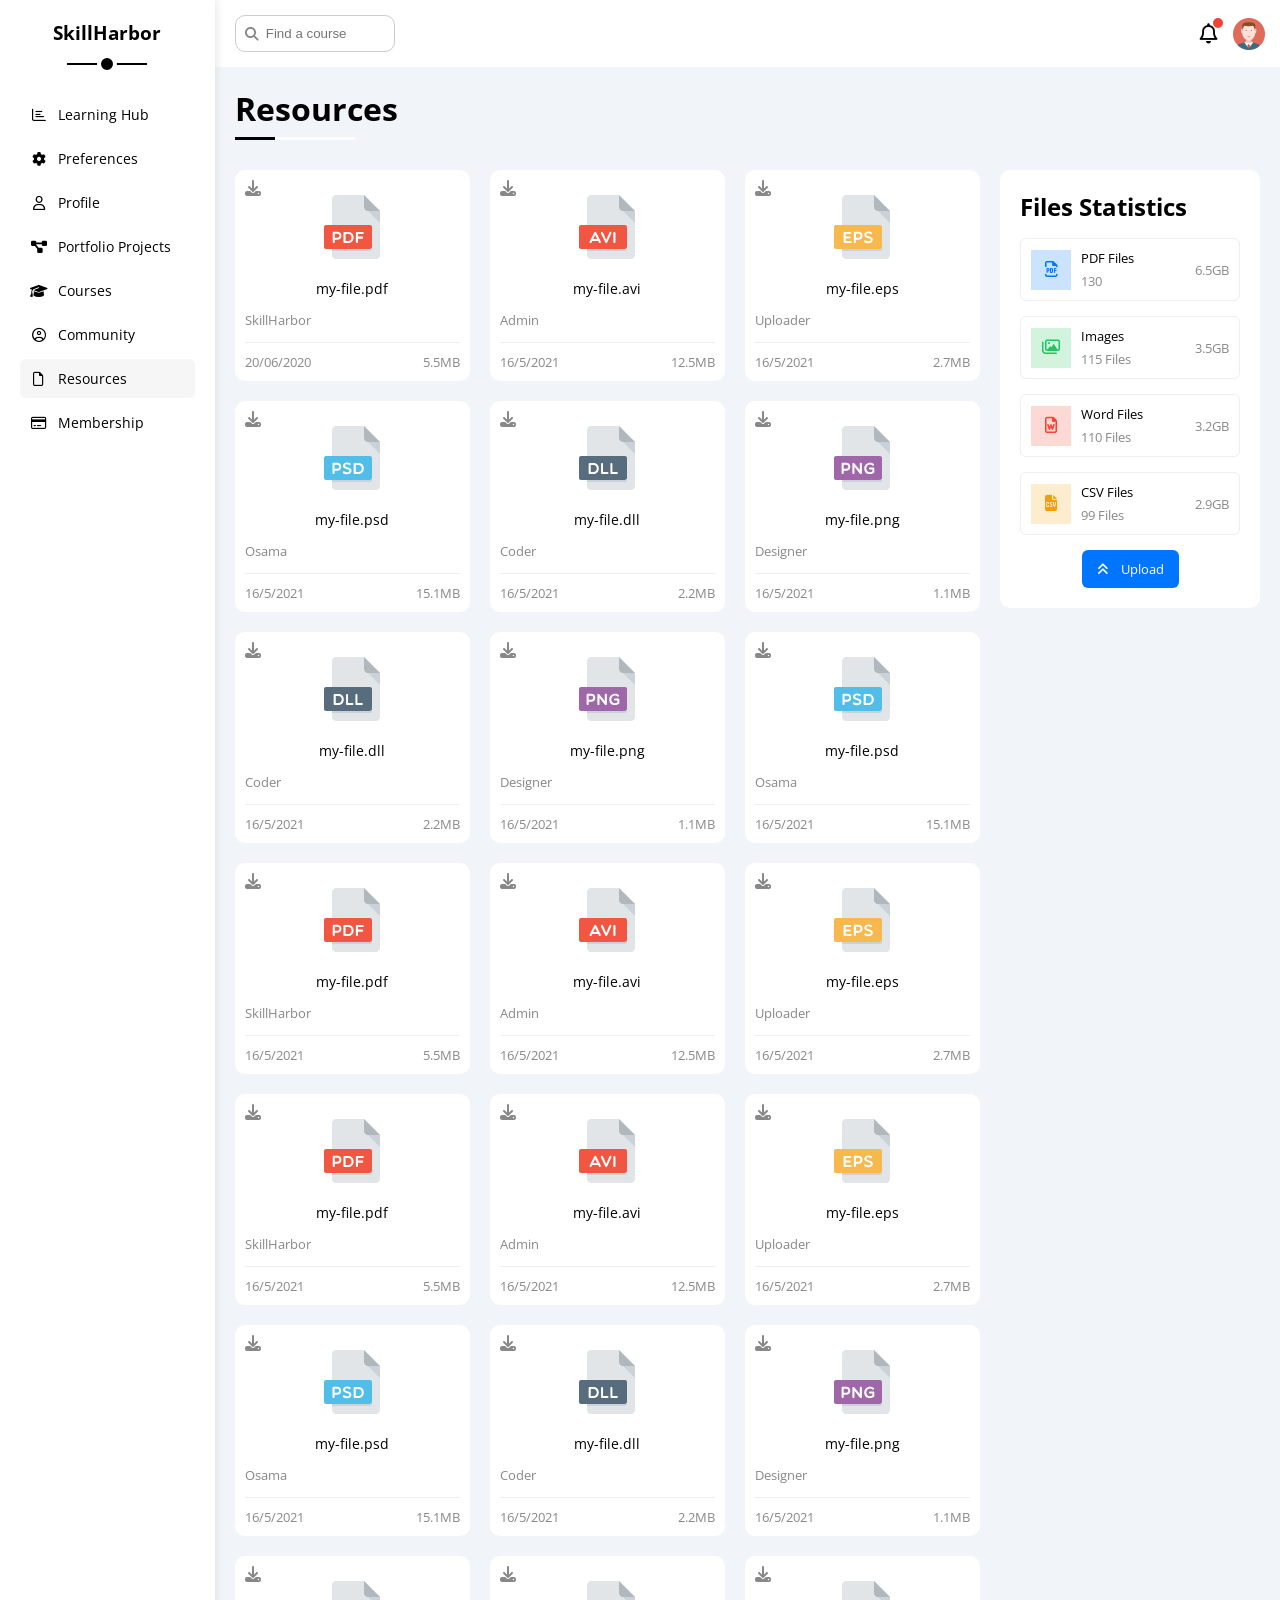
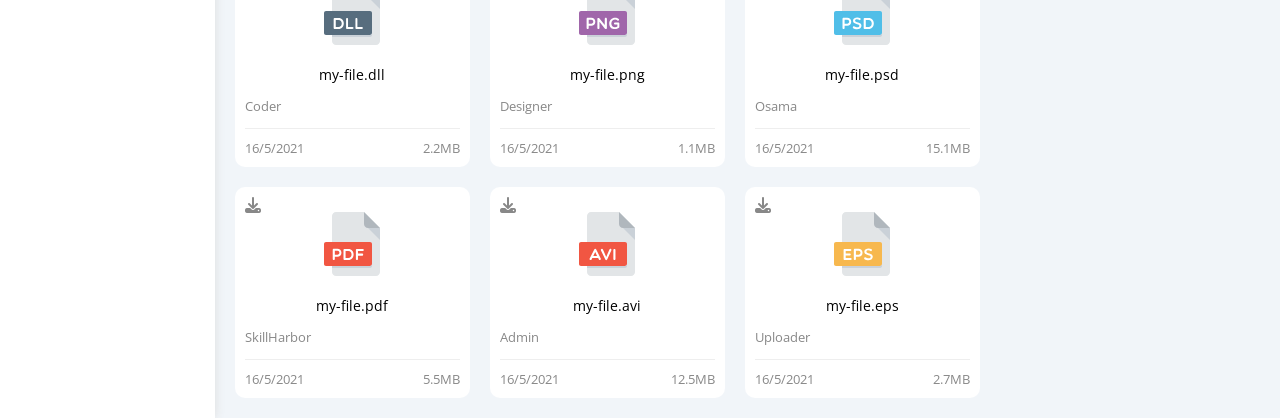
<file: files.html>
<!DOCTYPE html>
<html lang="en">
  <head>
    <meta charset="UTF-8">
    <meta http-equiv="X-UA-Compatible" content="IE=edge">
    <meta name="viewport" content="width=device-width, initial-scale=1.0">
    <title>Resources | SkillHarbor Academy</title>
    <link rel="stylesheet" href="css/all.min.css">
    <link rel="stylesheet" href="css/framework.css">
    <link rel="stylesheet" href="css/master.css">
    <link rel="preconnect" href="https://fonts.googleapis.com">
    <link rel="preconnect" href="https://fonts.gstatic.com" crossorigin>
    <link href="https://fonts.googleapis.com/css2?family=Open+Sans:wght@300;500&amp;display=swap" rel="stylesheet">
  </head>
  <body>
    <div class="page d-flex">
      <div class="sidebar bg-white p-20 p-relative">
        <h3 class="p-relative txt-c mt-0">SkillHarbor</h3>
        <ul>
          <li>
            <a class="d-flex align-center fs-14 c-black rad-6 p-10" href="index.html">
              <i class="fa-regular fa-chart-bar fa-fw"></i>
              <span>Learning Hub</span>
            </a>
          </li>
          <li>
            <a class="d-flex align-center fs-14 c-black rad-6 p-10" href="settings.html">
              <i class="fa-solid fa-gear fa-fw"></i>
              <span>Preferences</span>
            </a>
          </li>
          <li>
            <a class="d-flex align-center fs-14 c-black rad-6 p-10" href="profile.html">
              <i class="fa-regular fa-user fa-fw"></i>
              <span>Profile</span>
            </a>
          </li>
          <li>
            <a class="d-flex align-center fs-14 c-black rad-6 p-10" href="projects.html">
              <i class="fa-solid fa-diagram-project fa-fw"></i>
              <span>Portfolio Projects</span>
            </a>
          </li>
          <li>
            <a class="d-flex align-center fs-14 c-black rad-6 p-10" href="courses.html">
              <i class="fa-solid fa-graduation-cap fa-fw"></i>
              <span>Courses</span>
            </a>
          </li>
          <li>
            <a class="d-flex align-center fs-14 c-black rad-6 p-10" href="friends.html">
              <i class="fa-regular fa-circle-user fa-fw"></i>
              <span>Community</span>
            </a>
          </li>
          <li>
            <a class="active d-flex align-center fs-14 c-black rad-6 p-10" href="files.html">
              <i class="fa-regular fa-file fa-fw"></i>
              <span>Resources</span>
            </a>
          </li>
          <li>
            <a class="d-flex align-center fs-14 c-black rad-6 p-10" href="plans.html">
              <i class="fa-regular fa-credit-card fa-fw"></i>
              <span>Membership</span>
            </a>
          </li>
        </ul>
      </div>
      <div class="content w-full">
        <!-- Start Head -->
        <div class="head bg-white p-15 between-flex">
          <div class="search p-relative">
            <input class="p-10" type="search" placeholder="Find a course" aria-label="Find a course">
          </div>
          <div class="icons d-flex align-center">
            <span class="notification p-relative">
              <i class="fa-regular fa-bell fa-lg"></i>
            </span>
            <img src="imgs/avatar.png" alt="">
          </div>
        </div>
        <!-- End Head -->



        
        <h1 class="p-relative">Resources</h1>
        <div class="files-page d-flex m-20 gap-20">
          <div class="files-stats p-20 bg-white rad-10">
            <h2 class="mt-0 mb-15 txt-c-mobile">Files Statistics</h2>
            <div class="d-flex align-center border-eee p-10 rad-6 mb-15 fs-13">
              <i class="fa-regular fa-file-pdf fa-lg blue center-flex c-blue icon"></i>
              <div class="info">
                <span>PDF Files</span>
                <span class="c-grey d-block mt-5">130</span>
              </div>
              <div class="size c-grey">6.5GB</div>
            </div>
            <div class="d-flex align-center border-eee p-10 rad-6 mb-15 fs-13">
              <i class="fa-regular fa-images fa-lg green center-flex c-green icon"></i>
              <div class="info">
                <span>Images</span>
                <span class="c-grey d-block mt-5">115 Files</span>
              </div>
              <div class="size c-grey">3.5GB</div>
            </div>
            <div class="d-flex align-center border-eee p-10 rad-6 mb-15 fs-13">
              <i class="fa-regular fa-file-word fa-lg red center-flex c-red icon"></i>
              <div class="info">
                <span>Word Files</span>
                <span class="c-grey d-block mt-5">110 Files</span>
              </div>
              <div class="size c-grey">3.2GB</div>
            </div>
            <div class="d-flex align-center border-eee p-10 rad-6 fs-13">
              <i class="fa-solid fa-file-csv fa-lg orange center-flex c-orange icon"></i>
              <div class="info">
                <span>CSV Files</span>
                <span class="c-grey d-block mt-5">99 Files</span>
              </div>
              <div class="size c-grey">2.9GB</div>
            </div>
            <a class="upload bg-blue c-white fs-13 rad-6 d-block w-fit" href="#">
              <i class="fa-solid fa-angles-up mr-10"></i>
              Upload
            </a>
          </div>
          <div class="files-content d-grid gap-20">
            <div class="file bg-white p-10 rad-10">
              <i class="fa-solid fa-download c-grey p-absolute"></i>
              <div class="icon txt-c">
                <img class="mt-15 mb-15" src="imgs/pdf.svg" alt="">
              </div>
              <div class="txt-c mb-10 fs-14">my-file.pdf</div>
              <p class="c-grey fs-13">SkillHarbor</p>
              <div class="info between-flex mt-10 pt-10 fs-13 c-grey">
                <span>20/06/2020</span>
                <span>5.5MB</span>
              </div>
            </div>
            <div class="file bg-white p-10 rad-10">
              <i class="fa-solid fa-download c-grey p-absolute"></i>
              <div class="icon txt-c">
                <img class="mt-15 mb-15" src="imgs/avi.svg" alt="">
              </div>
              <div class="txt-c mb-10 fs-14">my-file.avi</div>
              <p class="c-grey fs-13">Admin</p>
              <div class="info between-flex mt-10 pt-10 fs-13 c-grey">
                <span>16/5/2021</span>
                <span>12.5MB</span>
              </div>
            </div>
            <div class="file bg-white p-10 rad-10">
              <i class="fa-solid fa-download c-grey p-absolute"></i>
              <div class="icon txt-c">
                <img class="mt-15 mb-15" src="imgs/eps.svg" alt="">
              </div>
              <div class="txt-c mb-10 fs-14">my-file.eps</div>
              <p class="c-grey fs-13">Uploader</p>
              <div class="info between-flex mt-10 pt-10 fs-13 c-grey">
                <span>16/5/2021</span>
                <span>2.7MB</span>
              </div>
            </div>
            <div class="file bg-white p-10 rad-10">
              <i class="fa-solid fa-download c-grey p-absolute"></i>
              <div class="icon txt-c">
                <img class="mt-15 mb-15" src="imgs/psd.svg" alt="">
              </div>
              <div class="txt-c mb-10 fs-14">my-file.psd</div>
              <p class="c-grey fs-13">Osama</p>
              <div class="info between-flex mt-10 pt-10 fs-13 c-grey">
                <span>16/5/2021</span>
                <span>15.1MB</span>
              </div>
            </div>
            <div class="file bg-white p-10 rad-10">
              <i class="fa-solid fa-download c-grey p-absolute"></i>
              <div class="icon txt-c">
                <img class="mt-15 mb-15" src="imgs/dll.svg" alt="">
              </div>
              <div class="txt-c mb-10 fs-14">my-file.dll</div>
              <p class="c-grey fs-13">Coder</p>
              <div class="info between-flex mt-10 pt-10 fs-13 c-grey">
                <span>16/5/2021</span>
                <span>2.2MB</span>
              </div>
            </div>
            <div class="file bg-white p-10 rad-10">
              <i class="fa-solid fa-download c-grey p-absolute"></i>
              <div class="icon txt-c">
                <img class="mt-15 mb-15" src="imgs/png.svg" alt="">
              </div>
              <div class="txt-c mb-10 fs-14">my-file.png</div>
              <p class="c-grey fs-13">Designer</p>
              <div class="info between-flex mt-10 pt-10 fs-13 c-grey">
                <span>16/5/2021</span>
                <span>1.1MB</span>
              </div>
            </div>
            <div class="file bg-white p-10 rad-10">
              <i class="fa-solid fa-download c-grey p-absolute"></i>
              <div class="icon txt-c">
                <img class="mt-15 mb-15" src="imgs/dll.svg" alt="">
              </div>
              <div class="txt-c mb-10 fs-14">my-file.dll</div>
              <p class="c-grey fs-13">Coder</p>
              <div class="info between-flex mt-10 pt-10 fs-13 c-grey">
                <span>16/5/2021</span>
                <span>2.2MB</span>
              </div>
            </div>
            <div class="file bg-white p-10 rad-10">
              <i class="fa-solid fa-download c-grey p-absolute"></i>
              <div class="icon txt-c">
                <img class="mt-15 mb-15" src="imgs/png.svg" alt="">
              </div>
              <div class="txt-c mb-10 fs-14">my-file.png</div>
              <p class="c-grey fs-13">Designer</p>
              <div class="info between-flex mt-10 pt-10 fs-13 c-grey">
                <span>16/5/2021</span>
                <span>1.1MB</span>
              </div>
            </div>
            <div class="file bg-white p-10 rad-10">
              <i class="fa-solid fa-download c-grey p-absolute"></i>
              <div class="icon txt-c">
                <img class="mt-15 mb-15" src="imgs/psd.svg" alt="">
              </div>
              <div class="txt-c mb-10 fs-14">my-file.psd</div>
              <p class="c-grey fs-13">Osama</p>
              <div class="info between-flex mt-10 pt-10 fs-13 c-grey">
                <span>16/5/2021</span>
                <span>15.1MB</span>
              </div>
            </div>
            <div class="file bg-white p-10 rad-10">
              <i class="fa-solid fa-download c-grey p-absolute"></i>
              <div class="icon txt-c">
                <img class="mt-15 mb-15" src="imgs/pdf.svg" alt="">
              </div>
              <div class="txt-c mb-10 fs-14">my-file.pdf</div>
              <p class="c-grey fs-13">SkillHarbor</p>
              <div class="info between-flex mt-10 pt-10 fs-13 c-grey">
                <span>16/5/2021</span>
                <span>5.5MB</span>
              </div>
            </div>
            <div class="file bg-white p-10 rad-10">
              <i class="fa-solid fa-download c-grey p-absolute"></i>
              <div class="icon txt-c">
                <img class="mt-15 mb-15" src="imgs/avi.svg" alt="">
              </div>
              <div class="txt-c mb-10 fs-14">my-file.avi</div>
              <p class="c-grey fs-13">Admin</p>
              <div class="info between-flex mt-10 pt-10 fs-13 c-grey">
                <span>16/5/2021</span>
                <span>12.5MB</span>
              </div>
            </div>
            <div class="file bg-white p-10 rad-10">
              <i class="fa-solid fa-download c-grey p-absolute"></i>
              <div class="icon txt-c">
                <img class="mt-15 mb-15" src="imgs/eps.svg" alt="">
              </div>
              <div class="txt-c mb-10 fs-14">my-file.eps</div>
              <p class="c-grey fs-13">Uploader</p>
              <div class="info between-flex mt-10 pt-10 fs-13 c-grey">
                <span>16/5/2021</span>
                <span>2.7MB</span>
              </div>
            </div>
            <div class="file bg-white p-10 rad-10">
              <i class="fa-solid fa-download c-grey p-absolute"></i>
              <div class="icon txt-c">
                <img class="mt-15 mb-15" src="imgs/pdf.svg" alt="">
              </div>
              <div class="txt-c mb-10 fs-14">my-file.pdf</div>
              <p class="c-grey fs-13">SkillHarbor</p>
              <div class="info between-flex mt-10 pt-10 fs-13 c-grey">
                <span>16/5/2021</span>
                <span>5.5MB</span>
              </div>
            </div>
            <div class="file bg-white p-10 rad-10">
              <i class="fa-solid fa-download c-grey p-absolute"></i>
              <div class="icon txt-c">
                <img class="mt-15 mb-15" src="imgs/avi.svg" alt="">
              </div>
              <div class="txt-c mb-10 fs-14">my-file.avi</div>
              <p class="c-grey fs-13">Admin</p>
              <div class="info between-flex mt-10 pt-10 fs-13 c-grey">
                <span>16/5/2021</span>
                <span>12.5MB</span>
              </div>
            </div>
            <div class="file bg-white p-10 rad-10">
              <i class="fa-solid fa-download c-grey p-absolute"></i>
              <div class="icon txt-c">
                <img class="mt-15 mb-15" src="imgs/eps.svg" alt="">
              </div>
              <div class="txt-c mb-10 fs-14">my-file.eps</div>
              <p class="c-grey fs-13">Uploader</p>
              <div class="info between-flex mt-10 pt-10 fs-13 c-grey">
                <span>16/5/2021</span>
                <span>2.7MB</span>
              </div>
            </div>
            <div class="file bg-white p-10 rad-10">
              <i class="fa-solid fa-download c-grey p-absolute"></i>
              <div class="icon txt-c">
                <img class="mt-15 mb-15" src="imgs/psd.svg" alt="">
              </div>
              <div class="txt-c mb-10 fs-14">my-file.psd</div>
              <p class="c-grey fs-13">Osama</p>
              <div class="info between-flex mt-10 pt-10 fs-13 c-grey">
                <span>16/5/2021</span>
                <span>15.1MB</span>
              </div>
            </div>
            <div class="file bg-white p-10 rad-10">
              <i class="fa-solid fa-download c-grey p-absolute"></i>
              <div class="icon txt-c">
                <img class="mt-15 mb-15" src="imgs/dll.svg" alt="">
              </div>
              <div class="txt-c mb-10 fs-14">my-file.dll</div>
              <p class="c-grey fs-13">Coder</p>
              <div class="info between-flex mt-10 pt-10 fs-13 c-grey">
                <span>16/5/2021</span>
                <span>2.2MB</span>
              </div>
            </div>
            <div class="file bg-white p-10 rad-10">
              <i class="fa-solid fa-download c-grey p-absolute"></i>
              <div class="icon txt-c">
                <img class="mt-15 mb-15" src="imgs/png.svg" alt="">
              </div>
              <div class="txt-c mb-10 fs-14">my-file.png</div>
              <p class="c-grey fs-13">Designer</p>
              <div class="info between-flex mt-10 pt-10 fs-13 c-grey">
                <span>16/5/2021</span>
                <span>1.1MB</span>
              </div>
            </div>
            <div class="file bg-white p-10 rad-10">
              <i class="fa-solid fa-download c-grey p-absolute"></i>
              <div class="icon txt-c">
                <img class="mt-15 mb-15" src="imgs/dll.svg" alt="">
              </div>
              <div class="txt-c mb-10 fs-14">my-file.dll</div>
              <p class="c-grey fs-13">Coder</p>
              <div class="info between-flex mt-10 pt-10 fs-13 c-grey">
                <span>16/5/2021</span>
                <span>2.2MB</span>
              </div>
            </div>
            <div class="file bg-white p-10 rad-10">
              <i class="fa-solid fa-download c-grey p-absolute"></i>
              <div class="icon txt-c">
                <img class="mt-15 mb-15" src="imgs/png.svg" alt="">
              </div>
              <div class="txt-c mb-10 fs-14">my-file.png</div>
              <p class="c-grey fs-13">Designer</p>
              <div class="info between-flex mt-10 pt-10 fs-13 c-grey">
                <span>16/5/2021</span>
                <span>1.1MB</span>
              </div>
            </div>
            <div class="file bg-white p-10 rad-10">
              <i class="fa-solid fa-download c-grey p-absolute"></i>
              <div class="icon txt-c">
                <img class="mt-15 mb-15" src="imgs/psd.svg" alt="">
              </div>
              <div class="txt-c mb-10 fs-14">my-file.psd</div>
              <p class="c-grey fs-13">Osama</p>
              <div class="info between-flex mt-10 pt-10 fs-13 c-grey">
                <span>16/5/2021</span>
                <span>15.1MB</span>
              </div>
            </div>
            <div class="file bg-white p-10 rad-10">
              <i class="fa-solid fa-download c-grey p-absolute"></i>
              <div class="icon txt-c">
                <img class="mt-15 mb-15" src="imgs/pdf.svg" alt="">
              </div>
              <div class="txt-c mb-10 fs-14">my-file.pdf</div>
              <p class="c-grey fs-13">SkillHarbor</p>
              <div class="info between-flex mt-10 pt-10 fs-13 c-grey">
                <span>16/5/2021</span>
                <span>5.5MB</span>
              </div>
            </div>
            <div class="file bg-white p-10 rad-10">
              <i class="fa-solid fa-download c-grey p-absolute"></i>
              <div class="icon txt-c">
                <img class="mt-15 mb-15" src="imgs/avi.svg" alt="">
              </div>
              <div class="txt-c mb-10 fs-14">my-file.avi</div>
              <p class="c-grey fs-13">Admin</p>
              <div class="info between-flex mt-10 pt-10 fs-13 c-grey">
                <span>16/5/2021</span>
                <span>12.5MB</span>
              </div>
            </div>
            <div class="file bg-white p-10 rad-10">
              <i class="fa-solid fa-download c-grey p-absolute"></i>
              <div class="icon txt-c">
                <img class="mt-15 mb-15" src="imgs/eps.svg" alt="">
              </div>
              <div class="txt-c mb-10 fs-14">my-file.eps</div>
              <p class="c-grey fs-13">Uploader</p>
              <div class="info between-flex mt-10 pt-10 fs-13 c-grey">
                <span>16/5/2021</span>
                <span>2.7MB</span>
              </div>
            </div>
          </div>
        </div>
      </div>
    </div>
  <script src="js/academy.js" defer></script></body>
</html>
</file>
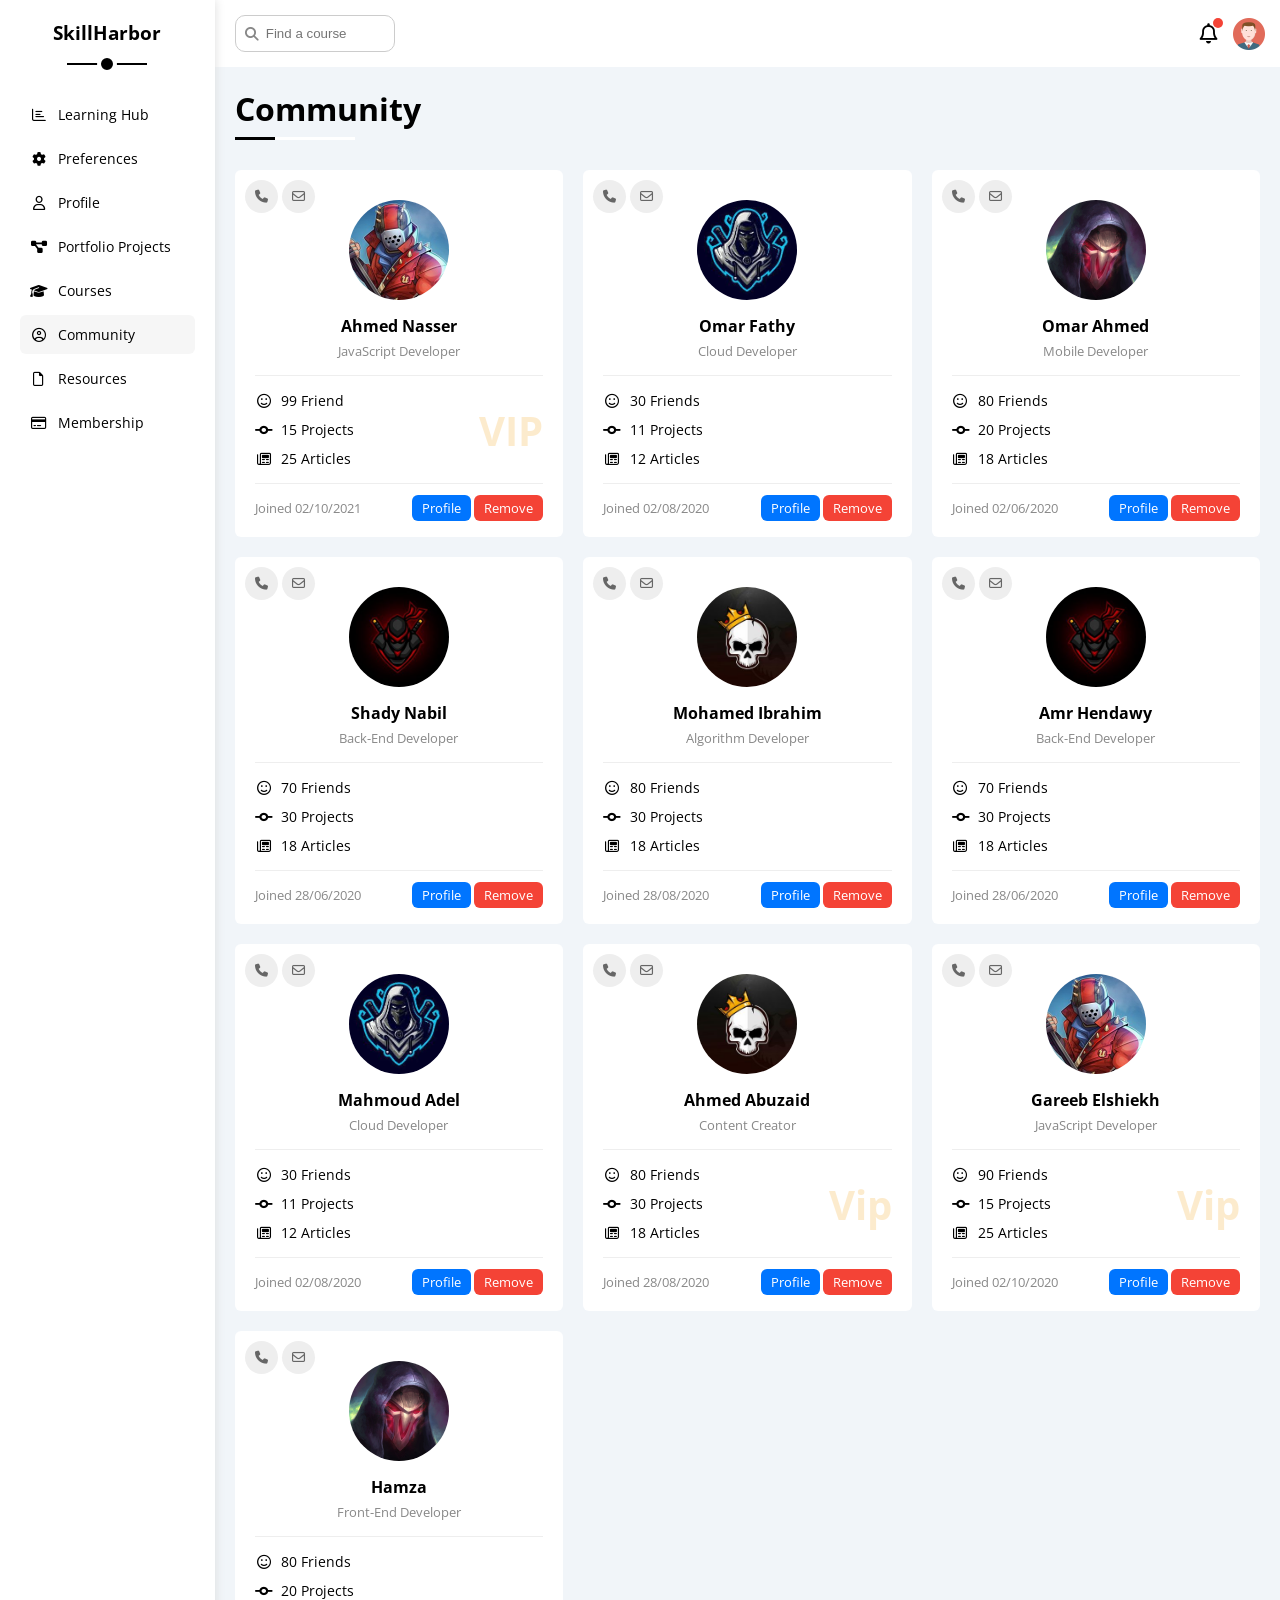
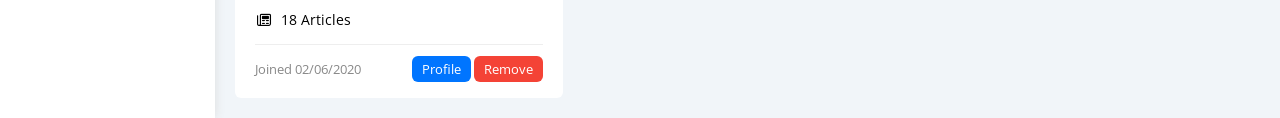
<file: friends.html>
<!DOCTYPE html>
<html lang="en">
  <head>
    <meta charset="UTF-8">
    <meta http-equiv="X-UA-Compatible" content="IE=edge">
    <meta name="viewport" content="width=device-width, initial-scale=1.0">
    <title>Community | SkillHarbor Academy</title>
    <link rel="stylesheet" href="css/all.min.css">
    <link rel="stylesheet" href="css/framework.css">
    <link rel="stylesheet" href="css/master.css">
    <link rel="preconnect" href="https://fonts.googleapis.com">
    <link rel="preconnect" href="https://fonts.gstatic.com" crossorigin>
    <link href="https://fonts.googleapis.com/css2?family=Open+Sans:wght@300;500&amp;display=swap" rel="stylesheet">
  </head>
  <body>
    <div class="page d-flex">
      <div class="sidebar bg-white p-20 p-relative">
        <h3 class="p-relative txt-c mt-0">SkillHarbor</h3>
        <ul>
          <li>
            <a class="d-flex align-center fs-14 c-black rad-6 p-10" href="index.html">
              <i class="fa-regular fa-chart-bar fa-fw"></i>
              <span>Learning Hub</span>
            </a>
          </li>
          <li>
            <a class="d-flex align-center fs-14 c-black rad-6 p-10" href="settings.html">
              <i class="fa-solid fa-gear fa-fw"></i>
              <span>Preferences</span>
            </a>
          </li>
          <li>
            <a class="d-flex align-center fs-14 c-black rad-6 p-10" href="profile.html">
              <i class="fa-regular fa-user fa-fw"></i>
              <span>Profile</span>
            </a>
          </li>
          <li>
            <a class="d-flex align-center fs-14 c-black rad-6 p-10" href="projects.html">
              <i class="fa-solid fa-diagram-project fa-fw"></i>
              <span>Portfolio Projects</span>
            </a>
          </li>
          <li>
            <a class="d-flex align-center fs-14 c-black rad-6 p-10" href="courses.html">
              <i class="fa-solid fa-graduation-cap fa-fw"></i>
              <span>Courses</span>
            </a>
          </li>
          <li>
            <a class="active d-flex align-center fs-14 c-black rad-6 p-10" href="friends.html">
              <i class="fa-regular fa-circle-user fa-fw"></i>
              <span>Community</span>
            </a>
          </li>
          <li>
            <a class="d-flex align-center fs-14 c-black rad-6 p-10" href="files.html">
              <i class="fa-regular fa-file fa-fw"></i>
              <span>Resources</span>
            </a>
          </li>
          <li>
            <a class="d-flex align-center fs-14 c-black rad-6 p-10" href="plans.html">
              <i class="fa-regular fa-credit-card fa-fw"></i>
              <span>Membership</span>
            </a>
          </li>
        </ul>
      </div>

      <div class="content w-full">
        <!-- Start Head -->
        <div class="head bg-white p-15 between-flex">
          <div class="search p-relative">
            <input class="p-10" type="search" placeholder="Find a course" aria-label="Find a course">
          </div>
          <div class="icons d-flex align-center">
            <span class="notification p-relative">
              <i class="fa-regular fa-bell fa-lg"></i>
            </span>
            <img src="imgs/avatar.png" alt="">
          </div>
        </div>
        <!-- End Head -->


        
        <h1 class="p-relative">Community</h1>
        <div class="friends-page d-grid m-20 gap-20">
          <div class="friend bg-white rad-6 p-20 p-relative">
            <div class="contact">
              <i class="fa-solid fa-phone"></i>
              <i class="fa-regular fa-envelope"></i>
            </div>
            <div class="txt-c">
              <img class="rad-half mt-10 mb-10 w-100 h-100" src="imgs/friend-01.jpg" alt="">
              <h4 class="m-0">Ahmed Nasser</h4>
              <p class="c-grey fs-13 mt-5 mb-0">JavaScript Developer</p>
            </div>
            <div class="icons fs-14 p-relative">
              <div class="mb-10">
                <i class="fa-regular fa-face-smile fa-fw"></i>
                <span>99 Friend</span>
              </div>
              <div class="mb-10">
                <i class="fa-solid fa-code-commit fa-fw"></i>
                <span>15 Projects</span>
              </div>
              <div>
                <i class="fa-regular fa-newspaper fa-fw"></i>
                <span>25 Articles</span>
              </div>
              <span class="vip fw-bold c-orange">VIP</span>
            </div>
            <div class="info between-flex fs-13">
              <span class="c-grey">Joined 02/10/2021</span>
              <div>
                <a class="bg-blue c-white btn-shape" href="profile.html">Profile</a>
                <a class="bg-red c-white btn-shape" href="#">Remove</a>
              </div>
            </div>
          </div>
          <div class="friend bg-white rad-6 p-20 p-relative">
            <div class="contact">
              <i class="fa-solid fa-phone"></i>
              <i class="fa-regular fa-envelope"></i>
            </div>
            <div class="txt-c">
              <img class="rad-half mt-10 mb-10 w-100 h-100" src="imgs/friend-02.jpg" alt="">
              <h4 class="m-0">Omar Fathy</h4>
              <p class="c-grey fs-13 mt-5 mb-0">Cloud Developer</p>
            </div>
            <div class="icons fs-14 p-relative">
              <div class="mb-10">
                <i class="fa-regular fa-face-smile fa-fw"></i>
                <span>30 Friends</span>
              </div>
              <div class="mb-10">
                <i class="fa-solid fa-code-commit fa-fw"></i>
                <span>11 Projects</span>
              </div>
              <div>
                <i class="fa-regular fa-newspaper fa-fw"></i>
                <span>12 Articles</span>
              </div>
            </div>
            <div class="info between-flex fs-13">
              <span class="c-grey">Joined 02/08/2020</span>
              <div>
                <a class="bg-blue c-white btn-shape" href="profile.html">Profile</a>
                <a class="bg-red c-white btn-shape" href="">Remove</a>
              </div>
            </div>
          </div>
          <div class="friend bg-white rad-6 p-20 p-relative">
            <div class="contact">
              <i class="fa-solid fa-phone"></i>
              <i class="fa-regular fa-envelope"></i>
            </div>
            <div class="txt-c">
              <img class="rad-half mt-10 mb-10 w-100 h-100" src="imgs/friend-03.jpg" alt="">
              <h4 class="m-0">Omar Ahmed</h4>
              <p class="c-grey fs-13 mt-5 mb-0">Mobile Developer</p>
            </div>
            <div class="icons fs-14 p-relative">
              <div class="mb-10">
                <i class="fa-regular fa-face-smile fa-fw"></i>
                <span>80 Friends</span>
              </div>
              <div class="mb-10">
                <i class="fa-solid fa-code-commit fa-fw"></i>
                <span>20 Projects</span>
              </div>
              <div>
                <i class="fa-regular fa-newspaper fa-fw"></i>
                <span>18 Articles</span>
              </div>
            </div>
            <div class="info between-flex fs-13">
              <span class="c-grey">Joined 02/06/2020</span>
              <div>
                <a class="bg-blue c-white btn-shape" href="profile.html">Profile</a>
                <a class="bg-red c-white btn-shape" href="">Remove</a>
              </div>
            </div>
          </div>
          <div class="friend bg-white rad-6 p-20 p-relative">
            <div class="contact">
              <i class="fa-solid fa-phone"></i>
              <i class="fa-regular fa-envelope"></i>
            </div>
            <div class="txt-c">
              <img class="rad-half mt-10 mb-10 w-100 h-100" src="imgs/friend-04.jpg" alt="">
              <h4 class="m-0">Shady Nabil</h4>
              <p class="c-grey fs-13 mt-5 mb-0">Back-End Developer</p>
            </div>
            <div class="icons fs-14 p-relative">
              <div class="mb-10">
                <i class="fa-regular fa-face-smile fa-fw"></i>
                <span>70 Friends</span>
              </div>
              <div class="mb-10">
                <i class="fa-solid fa-code-commit fa-fw"></i>
                <span>30 Projects</span>
              </div>
              <div>
                <i class="fa-regular fa-newspaper fa-fw"></i>
                <span>18 Articles</span>
              </div>
            </div>
            <div class="info between-flex fs-13">
              <span class="c-grey">Joined 28/06/2020</span>
              <div>
                <a class="bg-blue c-white btn-shape" href="profile.html">Profile</a>
                <a class="bg-red c-white btn-shape" href="">Remove</a>
              </div>
            </div>
          </div>
          <div class="friend bg-white rad-6 p-20 p-relative">
            <div class="contact">
              <i class="fa-solid fa-phone"></i>
              <i class="fa-regular fa-envelope"></i>
            </div>
            <div class="txt-c">
              <img class="rad-half mt-10 mb-10 w-100 h-100" src="imgs/friend-05.jpg" alt="">
              <h4 class="m-0">Mohamed Ibrahim</h4>
              <p class="c-grey fs-13 mt-5 mb-0">Algorithm Developer</p>
            </div>
            <div class="icons fs-14 p-relative">
              <div class="mb-10">
                <i class="fa-regular fa-face-smile fa-fw"></i>
                <span>80 Friends</span>
              </div>
              <div class="mb-10">
                <i class="fa-solid fa-code-commit fa-fw"></i>
                <span>30 Projects</span>
              </div>
              <div>
                <i class="fa-regular fa-newspaper fa-fw"></i>
                <span>18 Articles</span>
              </div>
            </div>
            <div class="info between-flex fs-13">
              <span class="c-grey">Joined 28/08/2020</span>
              <div>
                <a class="bg-blue c-white btn-shape" href="profile.html">Profile</a>
                <a class="bg-red c-white btn-shape" href="">Remove</a>
              </div>
            </div>
          </div>
          <div class="friend bg-white rad-6 p-20 p-relative">
            <div class="contact">
              <i class="fa-solid fa-phone"></i>
              <i class="fa-regular fa-envelope"></i>
            </div>
            <div class="txt-c">
              <img class="rad-half mt-10 mb-10 w-100 h-100" src="imgs/friend-04.jpg" alt="">
              <h4 class="m-0">Amr Hendawy</h4>
              <p class="c-grey fs-13 mt-5 mb-0">Back-End Developer</p>
            </div>
            <div class="icons fs-14 p-relative">
              <div class="mb-10">
                <i class="fa-regular fa-face-smile fa-fw"></i>
                <span>70 Friends</span>
              </div>
              <div class="mb-10">
                <i class="fa-solid fa-code-commit fa-fw"></i>
                <span>30 Projects</span>
              </div>
              <div>
                <i class="fa-regular fa-newspaper fa-fw"></i>
                <span>18 Articles</span>
              </div>
            </div>
            <div class="info between-flex fs-13">
              <span class="c-grey">Joined 28/06/2020</span>
              <div>
                <a class="bg-blue c-white btn-shape" href="profile.html">Profile</a>
                <a class="bg-red c-white btn-shape" href="">Remove</a>
              </div>
            </div>
          </div>
          <div class="friend bg-white rad-6 p-20 p-relative">
            <div class="contact">
              <i class="fa-solid fa-phone"></i>
              <i class="fa-regular fa-envelope"></i>
            </div>
            <div class="txt-c">
              <img class="rad-half mt-10 mb-10 w-100 h-100" src="imgs/friend-02.jpg" alt="">
              <h4 class="m-0">Mahmoud Adel</h4>
              <p class="c-grey fs-13 mt-5 mb-0">Cloud Developer</p>
            </div>
            <div class="icons fs-14 p-relative">
              <div class="mb-10">
                <i class="fa-regular fa-face-smile fa-fw"></i>
                <span>30 Friends</span>
              </div>
              <div class="mb-10">
                <i class="fa-solid fa-code-commit fa-fw"></i>
                <span>11 Projects</span>
              </div>
              <div>
                <i class="fa-regular fa-newspaper fa-fw"></i>
                <span>12 Articles</span>
              </div>
            </div>
            <div class="info between-flex fs-13">
              <span class="c-grey">Joined 02/08/2020</span>
              <div>
                <a class="bg-blue c-white btn-shape" href="profile.html">Profile</a>
                <a class="bg-red c-white btn-shape" href="">Remove</a>
              </div>
            </div>
          </div>
          <div class="friend bg-white rad-6 p-20 p-relative">
            <div class="contact">
              <i class="fa-solid fa-phone"></i>
              <i class="fa-regular fa-envelope"></i>
            </div>
            <div class="txt-c">
              <img class="rad-half mt-10 mb-10 w-100 h-100" src="imgs/friend-05.jpg" alt="">
              <h4 class="m-0">Ahmed Abuzaid</h4>
              <p class="c-grey fs-13 mt-5 mb-0">Content Creator</p>
            </div>
            <div class="icons fs-14 p-relative">
              <div class="mb-10">
                <i class="fa-regular fa-face-smile fa-fw"></i>
                <span>80 Friends</span>
              </div>
              <div class="mb-10">
                <i class="fa-solid fa-code-commit fa-fw"></i>
                <span>30 Projects</span>
              </div>
              <div>
                <i class="fa-regular fa-newspaper fa-fw"></i>
                <span>18 Articles</span>
              </div>
              <span class="vip fw-bold c-orange">Vip</span>
            </div>
            <div class="info between-flex fs-13">
              <span class="c-grey">Joined 28/08/2020</span>
              <div>
                <a class="bg-blue c-white btn-shape" href="profile.html">Profile</a>
                <a class="bg-red c-white btn-shape" href="">Remove</a>
              </div>
            </div>
          </div>
          <div class="friend bg-white rad-6 p-20 p-relative">
            <div class="contact">
              <i class="fa-solid fa-phone"></i>
              <i class="fa-regular fa-envelope"></i>
            </div>
            <div class="txt-c">
              <img class="rad-half mt-10 mb-10 w-100 h-100" src="imgs/friend-01.jpg" alt="">
              <h4 class="m-0">Gareeb Elshiekh</h4>
              <p class="c-grey fs-13 mt-5 mb-0">JavaScript Developer</p>
            </div>
            <div class="icons fs-14 p-relative">
              <div class="mb-10">
                <i class="fa-regular fa-face-smile fa-fw"></i>
                <span>90 Friends</span>
              </div>
              <div class="mb-10">
                <i class="fa-solid fa-code-commit fa-fw"></i>
                <span>15 Projects</span>
              </div>
              <div>
                <i class="fa-regular fa-newspaper fa-fw"></i>
                <span>25 Articles</span>
              </div>
              <span class="vip fw-bold c-orange">Vip</span>
            </div>
            <div class="info between-flex fs-13">
              <span class="c-grey">Joined 02/10/2020</span>
              <div>
                <a class="bg-blue c-white btn-shape" href="profile.html">Profile</a>
                <a class="bg-red c-white btn-shape" href="">Remove</a>
              </div>
            </div>
          </div>
          <div class="friend bg-white rad-6 p-20 p-relative">
            <div class="contact">
              <i class="fa-solid fa-phone"></i>
              <i class="fa-regular fa-envelope"></i>
            </div>
            <div class="txt-c">
              <img class="rad-half mt-10 mb-10 w-100 h-100" src="imgs/friend-03.jpg" alt="">
              <h4 class="m-0">Hamza</h4>
              <p class="c-grey fs-13 mt-5 mb-0">Front-End Developer</p>
            </div>
            <div class="icons fs-14 p-relative">
              <div class="mb-10">
                <i class="fa-regular fa-face-smile fa-fw"></i>
                <span>80 Friends</span>
              </div>
              <div class="mb-10">
                <i class="fa-solid fa-code-commit fa-fw"></i>
                <span>20 Projects</span>
              </div>
              <div>
                <i class="fa-regular fa-newspaper fa-fw"></i>
                <span>18 Articles</span>
              </div>
            </div>
            <div class="info between-flex fs-13">
              <span class="c-grey">Joined 02/06/2020</span>
              <div>
                <a class="bg-blue c-white btn-shape" href="profile.html">Profile</a>
                <a class="bg-red c-white btn-shape" href="">Remove</a>
              </div>
            </div>
          </div>
        </div>
      </div>
    </div>
  <script src="js/academy.js" defer></script></body>
</html>
</file>
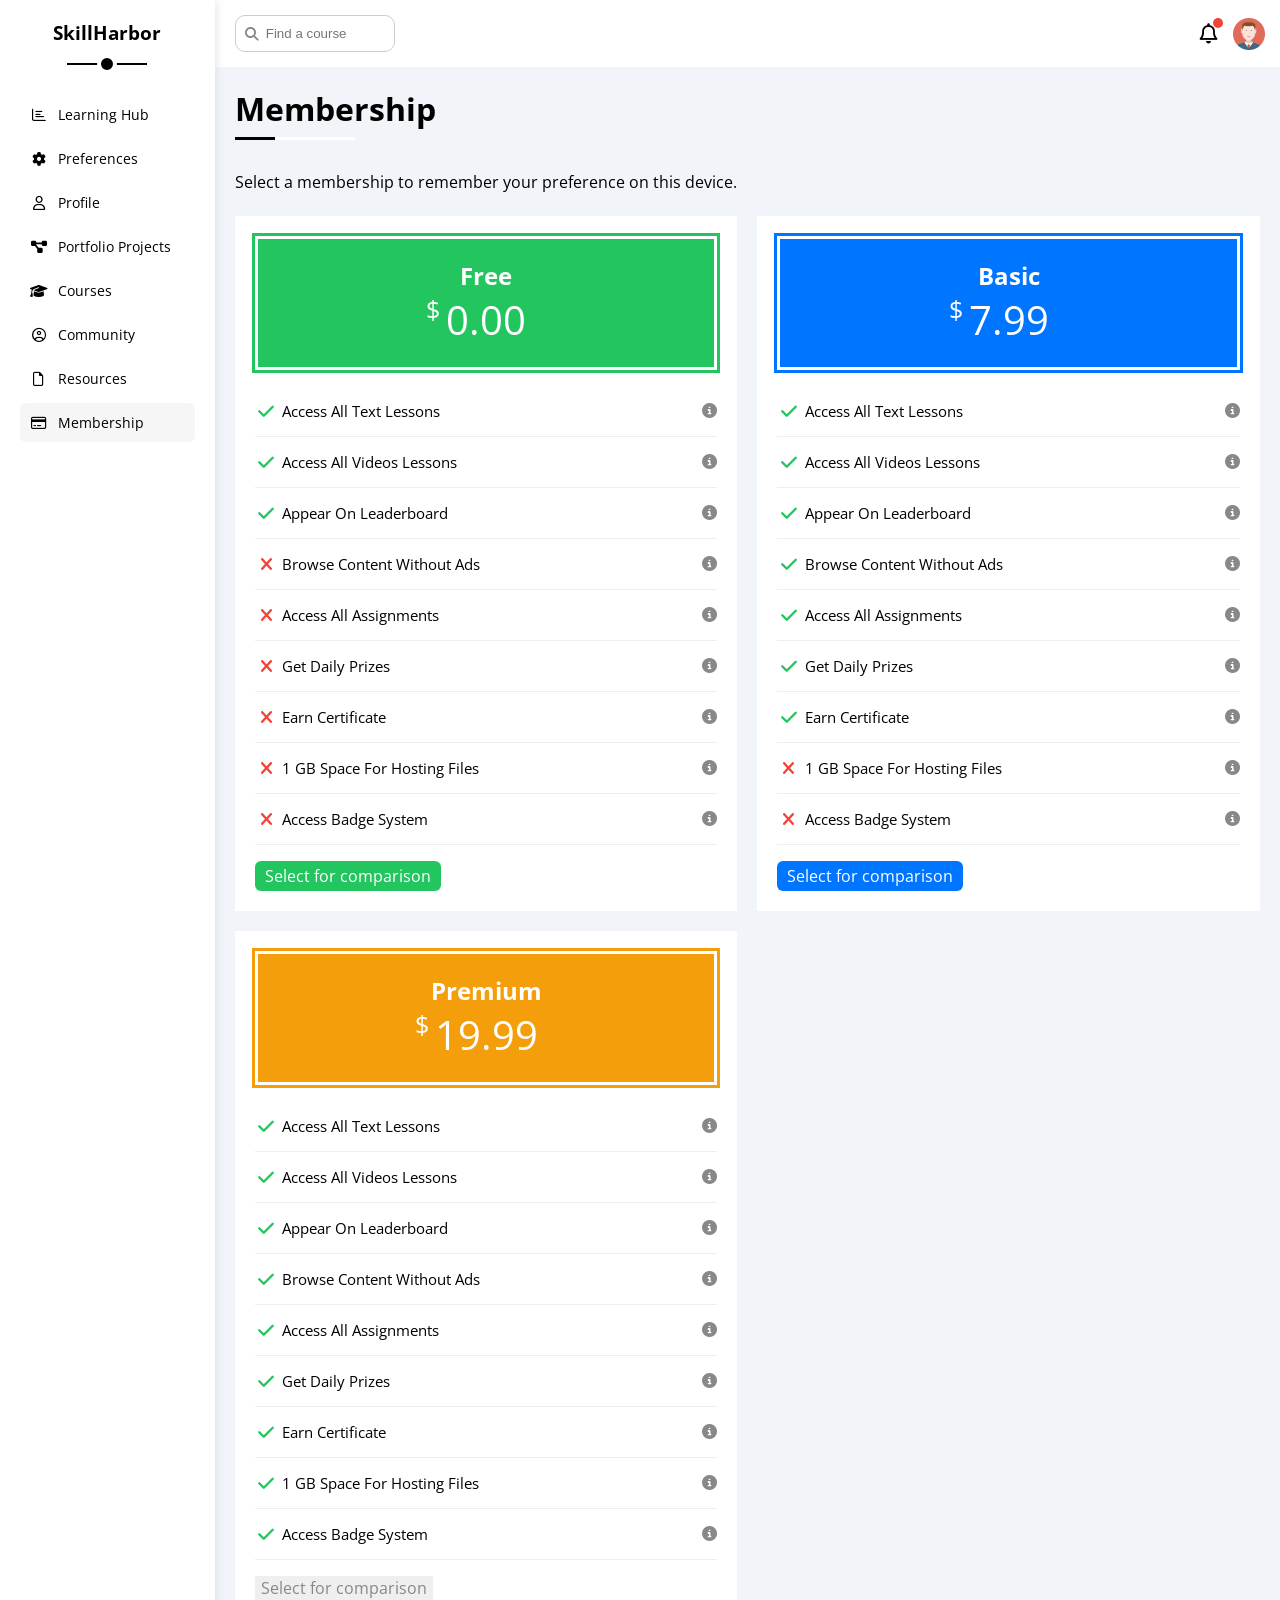
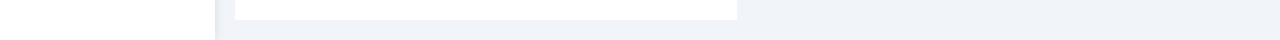
<file: plans.html>
<!DOCTYPE html>
<html lang="en">
  <head>
    <meta charset="UTF-8">
    <meta http-equiv="X-UA-Compatible" content="IE=edge">
    <meta name="viewport" content="width=device-width, initial-scale=1.0">
    <title>Membership | SkillHarbor Academy</title>
    <link rel="stylesheet" href="css/all.min.css">
    <link rel="stylesheet" href="css/framework.css">
    <link rel="stylesheet" href="css/master.css">
    <link rel="preconnect" href="https://fonts.googleapis.com">
    <link rel="preconnect" href="https://fonts.gstatic.com" crossorigin>
    <link href="https://fonts.googleapis.com/css2?family=Open+Sans:wght@300;500&amp;display=swap" rel="stylesheet">
  </head>
  <body>
    <div class="page d-flex">
      <div class="sidebar bg-white p-20 p-relative">
        <h3 class="p-relative txt-c mt-0">SkillHarbor</h3>
        <ul>
          <li>
            <a class="d-flex align-center fs-14 c-black rad-6 p-10" href="index.html">
              <i class="fa-regular fa-chart-bar fa-fw"></i>
              <span>Learning Hub</span>
            </a>
          </li>
          <li>
            <a class="d-flex align-center fs-14 c-black rad-6 p-10" href="settings.html">
              <i class="fa-solid fa-gear fa-fw"></i>
              <span>Preferences</span>
            </a>
          </li>
          <li>
            <a class="d-flex align-center fs-14 c-black rad-6 p-10" href="profile.html">
              <i class="fa-regular fa-user fa-fw"></i>
              <span>Profile</span>
            </a>
          </li>
          <li>
            <a class="d-flex align-center fs-14 c-black rad-6 p-10" href="projects.html">
              <i class="fa-solid fa-diagram-project fa-fw"></i>
              <span>Portfolio Projects</span>
            </a>
          </li>
          <li>
            <a class="d-flex align-center fs-14 c-black rad-6 p-10" href="courses.html">
              <i class="fa-solid fa-graduation-cap fa-fw"></i>
              <span>Courses</span>
            </a>
          </li>
          <li>
            <a class="d-flex align-center fs-14 c-black rad-6 p-10" href="friends.html">
              <i class="fa-regular fa-circle-user fa-fw"></i>
              <span>Community</span>
            </a>
          </li>
          <li>
            <a class="d-flex align-center fs-14 c-black rad-6 p-10" href="files.html">
              <i class="fa-regular fa-file fa-fw"></i>
              <span>Resources</span>
            </a>
          </li>
          <li>
            <a class="active d-flex align-center fs-14 c-black rad-6 p-10" href="plans.html">
              <i class="fa-regular fa-credit-card fa-fw"></i>
              <span>Membership</span>
            </a>
          </li>
        </ul>
      </div>
      <div class="content w-full">
        <!-- Start Head -->
        <div class="head bg-white p-15 between-flex">
          <div class="search p-relative">
            <input class="p-10" type="search" placeholder="Find a course" aria-label="Find a course">
          </div>
          <div class="icons d-flex align-center">
            <span class="notification p-relative">
              <i class="fa-regular fa-bell fa-lg"></i>
            </span>
            <img src="imgs/avatar.png" alt="">
          </div>
        </div>
        <!-- End Head -->


        
        <h1 class="p-relative">Membership</h1>
        <p class="catalog-tools" id="plan-status" role="status">Select a membership to remember your preference on this device.</p><div class="plans-page d-grid m-20 gap-20">
          <div class="plan green bg-white p-20">
            <div class="top bg-green txt-c p-20">
              <h2 class="m-0 c-white">Free</h2>
              <div class="price c-white"><span>$</span>0.00</div>
            </div>
            <ul>
              <li>
                <i class="fa-solid fa-check fa-fw yes"></i>
                <span>Access All Text Lessons</span>
                <i class="fa-solid fa-circle-info help"></i>
              </li>
              <li>
                <i class="fa-solid fa-check fa-fw yes"></i>
                <span>Access All Videos Lessons</span>
                <i class="fa-solid fa-circle-info help"></i>
              </li>
              <li>
                <i class="fa-solid fa-check fa-fw yes"></i>
                <span>Appear On Leaderboard</span>
                <i class="fa-solid fa-circle-info help"></i>
              </li>
              <li>
                <i class="fa-solid fa-xmark fa-fw"></i>
                <span>Browse Content Without Ads</span>
                <i class="fa-solid fa-circle-info help"></i>
              </li>
              <li>
                <i class="fa-solid fa-xmark fa-fw"></i>
                <span>Access All Assignments</span>
                <i class="fa-solid fa-circle-info help"></i>
              </li>
              <li>
                <i class="fa-solid fa-xmark fa-fw"></i>
                <span>Get Daily Prizes</span>
                <i class="fa-solid fa-circle-info help"></i>
              </li>
              <li>
                <i class="fa-solid fa-xmark fa-fw"></i>
                <span>Earn Certificate</span>
                <i class="fa-solid fa-circle-info help"></i>
              </li>
              <li>
                <i class="fa-solid fa-xmark fa-fw"></i>
                <span>1 GB Space For Hosting Files</span>
                <i class="fa-solid fa-circle-info help"></i>
              </li>
              <li>
                <i class="fa-solid fa-xmark fa-fw"></i>
                <span>Access Badge System</span>
                <i class="fa-solid fa-circle-info help"></i>
              </li>
            </ul>
            <button class="btn-shape bg-green c-white d-block w-fit" type="button" data-plan="">Select for comparison</button>
          </div>
          <!-- Start Plan -->
          <div class="plan blue bg-white p-20">
            <div class="top bg-blue txt-c p-20">
              <h2 class="m-0 c-white">Basic</h2>
              <div class="price c-white"><span>$</span>7.99</div>
            </div>
            <ul class="list-none p-0">
              <li>
                <i class="fa-solid fa-check fa-fw yes"></i>
                <span>Access All Text Lessons</span>
                <i class="fa-solid fa-circle-info help"></i>
              </li>
              <li>
                <i class="fa-solid fa-check fa-fw yes"></i>
                <span>Access All Videos Lessons</span>
                <i class="fa-solid fa-circle-info help"></i>
              </li>
              <li>
                <i class="fa-solid fa-check fa-fw yes"></i>
                <span>Appear On Leaderboard</span>
                <i class="fa-solid fa-circle-info help"></i>
              </li>
              <li>
                <i class="fa-solid fa-check fa-fw yes"></i>
                <span>Browse Content Without Ads</span>
                <i class="fa-solid fa-circle-info help"></i>
              </li>
              <li>
                <i class="fa-solid fa-check fa-fw yes"></i>
                <span>Access All Assignments</span>
                <i class="fa-solid fa-circle-info help"></i>
              </li>
              <li>
                <i class="fa-solid fa-check fa-fw yes"></i>
                <span>Get Daily Prizes</span>
                <i class="fa-solid fa-circle-info help"></i>
              </li>
              <li>
                <i class="fa-solid fa-check fa-fw yes"></i>
                <span>Earn Certificate</span>
                <i class="fa-solid fa-circle-info help"></i>
              </li>
              <li>
                <i class="fa-solid fa-xmark fa-fw"></i>
                <span>1 GB Space For Hosting Files</span>
                <i class="fa-solid fa-circle-info help"></i>
              </li>
              <li>
                <i class="fa-solid fa-xmark fa-fw"></i>
                <span>Access Badge System</span>
                <i class="fa-solid fa-circle-info help"></i>
              </li>
            </ul>
            <button class="btn-shape bg-blue c-white d-block w-fit" type="button" data-plan="">Select for comparison</button>
          </div>
          <!-- End Plan -->
          <!-- Start Plan -->
          <div class="plan orange bg-white p-20">
            <div class="top bg-orange txt-c p-20">
              <h2 class="m-0 c-white">Premium</h2>
              <div class="price c-white"><span>$</span>19.99</div>
            </div>
            <ul class="list-none p-0">
              <li>
                <i class="fa-solid fa-check fa-fw yes"></i>
                <span>Access All Text Lessons</span>
                <i class="fa-solid fa-circle-info help"></i>
              </li>
              <li>
                <i class="fa-solid fa-check fa-fw yes"></i>
                <span>Access All Videos Lessons</span>
                <i class="fa-solid fa-circle-info help"></i>
              </li>
              <li>
                <i class="fa-solid fa-check fa-fw yes"></i>
                <span>Appear On Leaderboard</span>
                <i class="fa-solid fa-circle-info help"></i>
              </li>
              <li>
                <i class="fa-solid fa-check fa-fw yes"></i>
                <span>Browse Content Without Ads</span>
                <i class="fa-solid fa-circle-info help"></i>
              </li>
              <li>
                <i class="fa-solid fa-check fa-fw yes"></i>
                <span>Access All Assignments</span>
                <i class="fa-solid fa-circle-info help"></i>
              </li>
              <li>
                <i class="fa-solid fa-check fa-fw yes"></i>
                <span>Get Daily Prizes</span>
                <i class="fa-solid fa-circle-info help"></i>
              </li>
              <li>
                <i class="fa-solid fa-check fa-fw yes"></i>
                <span>Earn Certificate</span>
                <i class="fa-solid fa-circle-info help"></i>
              </li>
              <li>
                <i class="fa-solid fa-check fa-fw yes"></i>
                <span>1 GB Space For Hosting Files</span>
                <i class="fa-solid fa-circle-info help"></i>
              </li>
              <li>
                <i class="fa-solid fa-check fa-fw yes"></i>
                <span>Access Badge System</span>
                <i class="fa-solid fa-circle-info help"></i>
              </li>
            </ul>
            <button class="c-grey m-0 txt-c" type="button" data-plan="">Select for comparison</button>
          </div>
          <!-- End Plan -->
        </div>
      </div>
    </div>
  <script src="js/academy.js" defer></script></body>
</html>
</file>
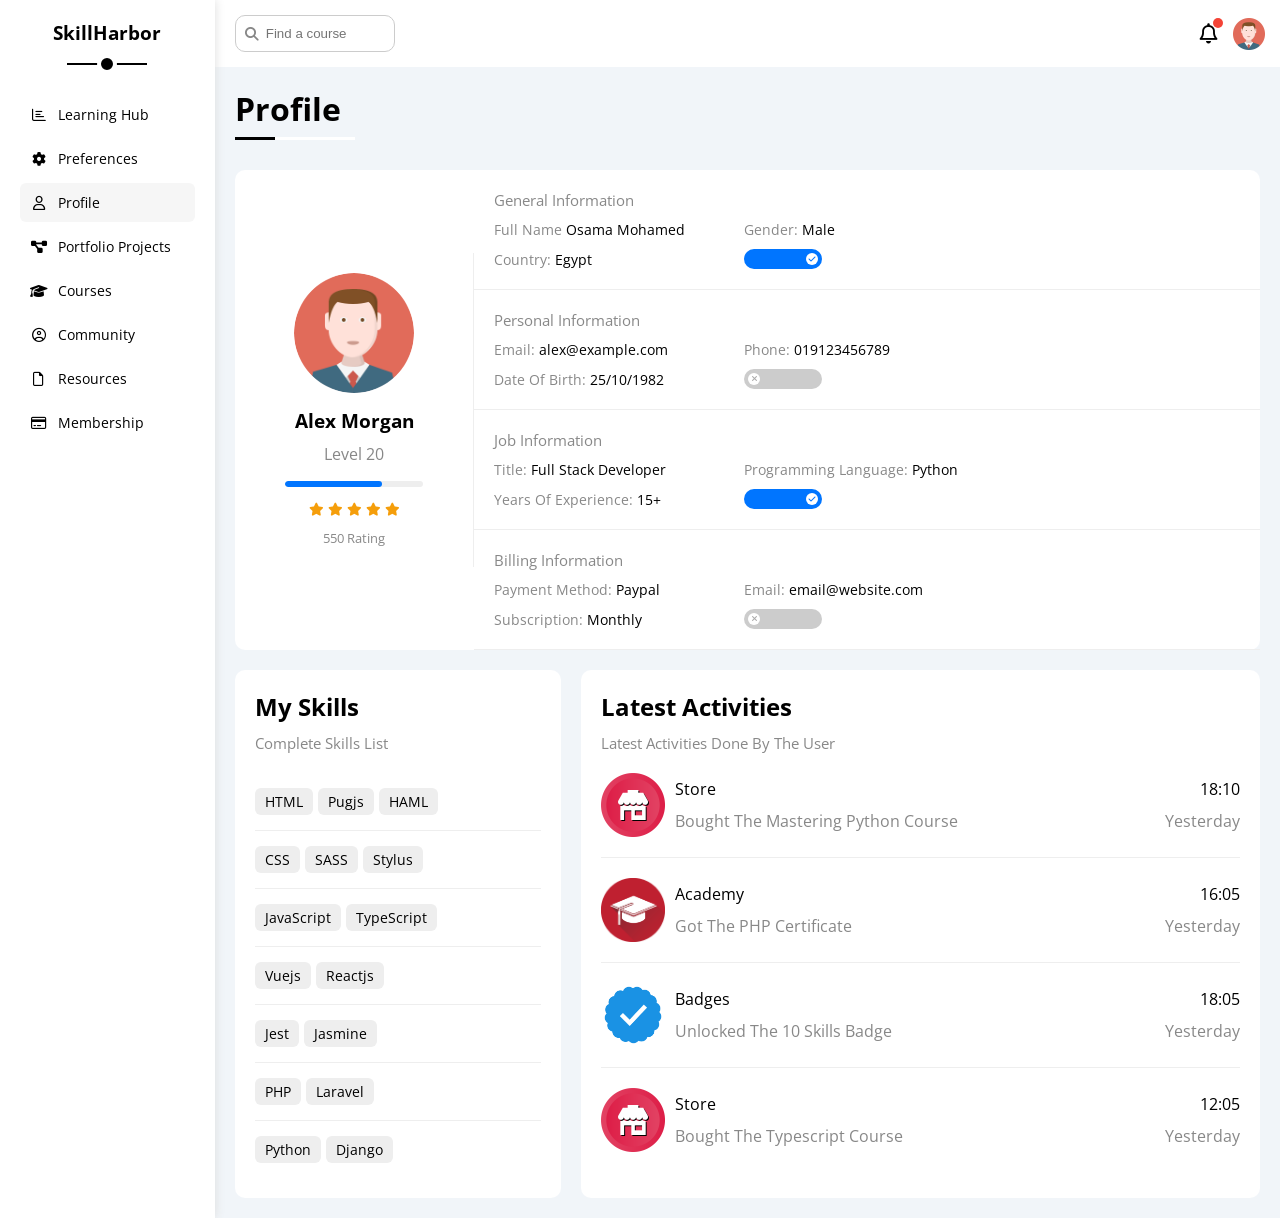
<file: profile.html>
<!DOCTYPE html>
<html lang="en">
  <head>
    <meta charset="UTF-8">
    <meta http-equiv="X-UA-Compatible" content="IE=edge">
    <meta name="viewport" content="width=device-width, initial-scale=1.0">
    <title>Profile | SkillHarbor Academy</title>
    <link rel="stylesheet" href="css/all.min.css">
    <link rel="stylesheet" href="css/framework.css">
    <link rel="stylesheet" href="css/master.css">
    <link rel="preconnect" href="https://fonts.googleapis.com">
    <link rel="preconnect" href="https://fonts.gstatic.com" crossorigin>
    <link href="https://fonts.googleapis.com/css2?family=Open+Sans:wght@300;500&amp;display=swap" rel="stylesheet">
  </head>
  <body>
    <div class="page d-flex">
      <div class="sidebar bg-white p-20 p-relative">
        <h3 class="p-relative txt-c mt-0">SkillHarbor</h3>
        <ul>
          <li>
            <a class="d-flex align-center fs-14 c-black rad-6 p-10" href="index.html">
              <i class="fa-regular fa-chart-bar fa-fw"></i>
              <span>Learning Hub</span>
            </a>
          </li>
          <li>
            <a class="d-flex align-center fs-14 c-black rad-6 p-10" href="settings.html">
              <i class="fa-solid fa-gear fa-fw"></i>
              <span>Preferences</span>
            </a>
          </li>
          <li>
            <a class="active d-flex align-center fs-14 c-black rad-6 p-10" href="profile.html">
              <i class="fa-regular fa-user fa-fw"></i>
              <span>Profile</span>
            </a>
          </li>
          <li>
            <a class="d-flex align-center fs-14 c-black rad-6 p-10" href="projects.html">
              <i class="fa-solid fa-diagram-project fa-fw"></i>
              <span>Portfolio Projects</span>
            </a>
          </li>
          <li>
            <a class="d-flex align-center fs-14 c-black rad-6 p-10" href="courses.html">
              <i class="fa-solid fa-graduation-cap fa-fw"></i>
              <span>Courses</span>
            </a>
          </li>
          <li>
            <a class="d-flex align-center fs-14 c-black rad-6 p-10" href="friends.html">
              <i class="fa-regular fa-circle-user fa-fw"></i>
              <span>Community</span>
            </a>
          </li>
          <li>
            <a class="d-flex align-center fs-14 c-black rad-6 p-10" href="files.html">
              <i class="fa-regular fa-file fa-fw"></i>
              <span>Resources</span>
            </a>
          </li>
          <li>
            <a class="d-flex align-center fs-14 c-black rad-6 p-10" href="plans.html">
              <i class="fa-regular fa-credit-card fa-fw"></i>
              <span>Membership</span>
            </a>
          </li>
        </ul>
      </div>
      <div class="content w-full">
        <!-- Start Head -->
        <div class="head bg-white p-15 between-flex">
          <div class="search p-relative">
            <input class="p-10" type="search" placeholder="Find a course" aria-label="Find a course">
          </div>
          <div class="icons d-flex align-center">
            <span class="notification p-relative">
              <i class="fa-regular fa-bell fa-lg"></i>
            </span>
            <img src="imgs/avatar.png" alt="">
          </div>
        </div>
        <!-- End Head -->


        
        <h1 class="p-relative">Profile</h1>
        <div class="profile-page m-20">
          <!-- Start Overview -->
          <div class="overview bg-white rad-10 d-flex align-center">
            <div class="avatar-box txt-c p-20">
              <img class="rad-half mb-10" src="imgs/avatar.png" alt="">
              <h3 class="m-0">Alex Morgan</h3>
              <p class="c-grey mt-10">Level 20</p>
              <div class="level rad-6 bg-eee p-relative">
                <span style="width: 70%"></span>
              </div>
              <div class="rating mt-10 mb-10">
                <i class="fa-solid fa-star c-orange fs-13"></i>
                <i class="fa-solid fa-star c-orange fs-13"></i>
                <i class="fa-solid fa-star c-orange fs-13"></i>
                <i class="fa-solid fa-star c-orange fs-13"></i>
                <i class="fa-solid fa-star c-orange fs-13"></i>
              </div>
              <p class="c-grey m-0 fs-13">550 Rating</p>
            </div>
            <div class="info-box w-full txt-c-mobile">
              <!-- Start Information Row -->
              <div class="box p-20 d-flex align-center">
                <h4 class="c-grey fs-15 m-0 w-full">General Information</h4>
                <div class="fs-14">
                  <span class="c-grey">Full Name</span>
                  <span>Osama Mohamed</span>
                </div>
                <div class="fs-14">
                  <span class="c-grey">Gender:</span>
                  <span>Male</span>
                </div>
                <div class="fs-14">
                  <span class="c-grey">Country:</span>
                  <span>Egypt</span>
                </div>
                <div class="fs-14">
                  <label>
                    <input class="toggle-checkbox" type="checkbox" checked>
                    <div class="toggle-switch"></div>
                  </label>
                </div>
              </div>
              <!-- End Information Row -->
              <!-- Start Information Row -->
              <div class="box p-20 d-flex align-center">
                <h4 class="c-grey w-full fs-15 m-0">Personal Information</h4>
                <div class="fs-14">
                  <span class="c-grey">Email:</span>
                  <span>alex@example.com</span>
                </div>
                <div class="fs-14">
                  <span class="c-grey">Phone:</span>
                  <span>019123456789</span>
                </div>
                <div class="fs-14">
                  <span class="c-grey">Date Of Birth:</span>
                  <span>25/10/1982</span>
                </div>
                <div class="fs-14">
                  <label>
                    <input class="toggle-checkbox" type="checkbox">
                    <div class="toggle-switch"></div>
                  </label>
                </div>
              </div>
              <!-- End Information Row -->
              <!-- Start Information Row -->
              <div class="box p-20 d-flex align-center">
                <h4 class="c-grey w-full fs-15 m-0">Job Information</h4>
                <div class="fs-14">
                  <span class="c-grey">Title:</span>
                  <span>Full Stack Developer</span>
                </div>
                <div class="fs-14">
                  <span class="c-grey">Programming Language:</span>
                  <span>Python</span>
                </div>
                <div class="fs-14">
                  <span class="c-grey">Years Of Experience:</span>
                  <span>15+</span>
                </div>
                <div class="fs-14">
                  <label>
                    <input class="toggle-checkbox" type="checkbox" checked>
                    <div class="toggle-switch"></div>
                  </label>
                </div>
              </div>
              <!-- End Information Row -->
              <!-- Start Information Row -->
              <div class="box p-20 d-flex align-center">
                <h4 class="c-grey w-full fs-15 m-0">Billing Information</h4>
                <div class="fs-14">
                  <span class="c-grey">Payment Method:</span>
                  <span>Paypal</span>
                </div>
                <div class="fs-14">
                  <span class="c-grey">Email:</span>
                  <span>email@website.com</span>
                </div>
                <div class="fs-14">
                  <span class="c-grey">Subscription:</span>
                  <span>Monthly</span>
                </div>
                <div class="fs-14">
                  <label>
                    <input class="toggle-checkbox" type="checkbox">
                    <div class="toggle-switch"></div>
                  </label>
                </div>
              </div>
              <!-- End Information Row -->
            </div>
          </div>
          <!-- End Overview -->
          <!-- Start Other Data -->
          <div class="other-data d-flex gap-20">
            <div class="skills-card p-20 bg-white rad-10 mt-20">
              <h2 class="mt-0 mb-10">My Skills</h2>
              <p class="mt-0 mb-20 c-grey fs-15">Complete Skills List</p>
              <ul class="m-0 txt-c-mobile">
                <li><span>HTML</span><span>Pugjs</span><span>HAML</span></li>
                <li><span>CSS</span><span>SASS</span><span>Stylus</span></li>
                <li><span>JavaScript</span><span>TypeScript</span></li>
                <li><span>Vuejs</span><span>Reactjs</span></li>
                <li><span>Jest</span><span>Jasmine</span></li>
                <li><span>PHP</span><span>Laravel</span></li>
                <li><span>Python</span><span>Django</span></li>
              </ul>
            </div>
            <div class="activities p-20 bg-white rad-10 mt-20">
              <h2 class="mt-0 mb-10">Latest Activities</h2>
              <p class="mt-0 mb-20 c-grey fs-15">Latest Activities Done By The User</p>
              <div class="activity d-flex align-center txt-c-mobile">
                <img src="imgs/activity-01.png" alt="">
                <div class="info">
                  <span class="d-block mb-10">Store</span>
                  <span class="c-grey">Bought The Mastering Python Course</span>
                </div>
                <div class="date">
                  <span class="d-block mb-10">18:10</span>
                  <span class="c-grey">Yesterday</span>
                </div>
              </div>
              <div class="activity d-flex align-center txt-c-mobile">
                <img src="imgs/activity-02.png" alt="">
                <div class="info">
                  <span class="d-block mb-10">Academy</span>
                  <span class="c-grey">Got The PHP Certificate</span>
                </div>
                <div class="date">
                  <span class="d-block mb-10">16:05</span>
                  <span class="c-grey">Yesterday</span>
                </div>
              </div>
              <div class="activity d-flex align-center txt-c-mobile">
                <img src="imgs/activity-03.png" alt="">
                <div class="info">
                  <span class="d-block mb-10">Badges</span>
                  <span class="c-grey">Unlocked The 10 Skills Badge</span>
                </div>
                <div class="date">
                  <span class="d-block mb-10">18:05</span>
                  <span class="c-grey">Yesterday</span>
                </div>
              </div>
              <div class="activity d-flex align-center txt-c-mobile">
                <img src="imgs/activity-01.png" alt="">
                <div class="info">
                  <span class="d-block mb-10">Store</span>
                  <span class="c-grey">Bought The Typescript Course</span>
                </div>
                <div class="date">
                  <span class="d-block mb-10">12:05</span>
                  <span class="c-grey">Yesterday</span>
                </div>
              </div>
            </div>
          </div>
          <!-- End Other Data -->
        </div>
      </div>
    </div>
  <script src="js/academy.js" defer></script></body>
</html>
</file>
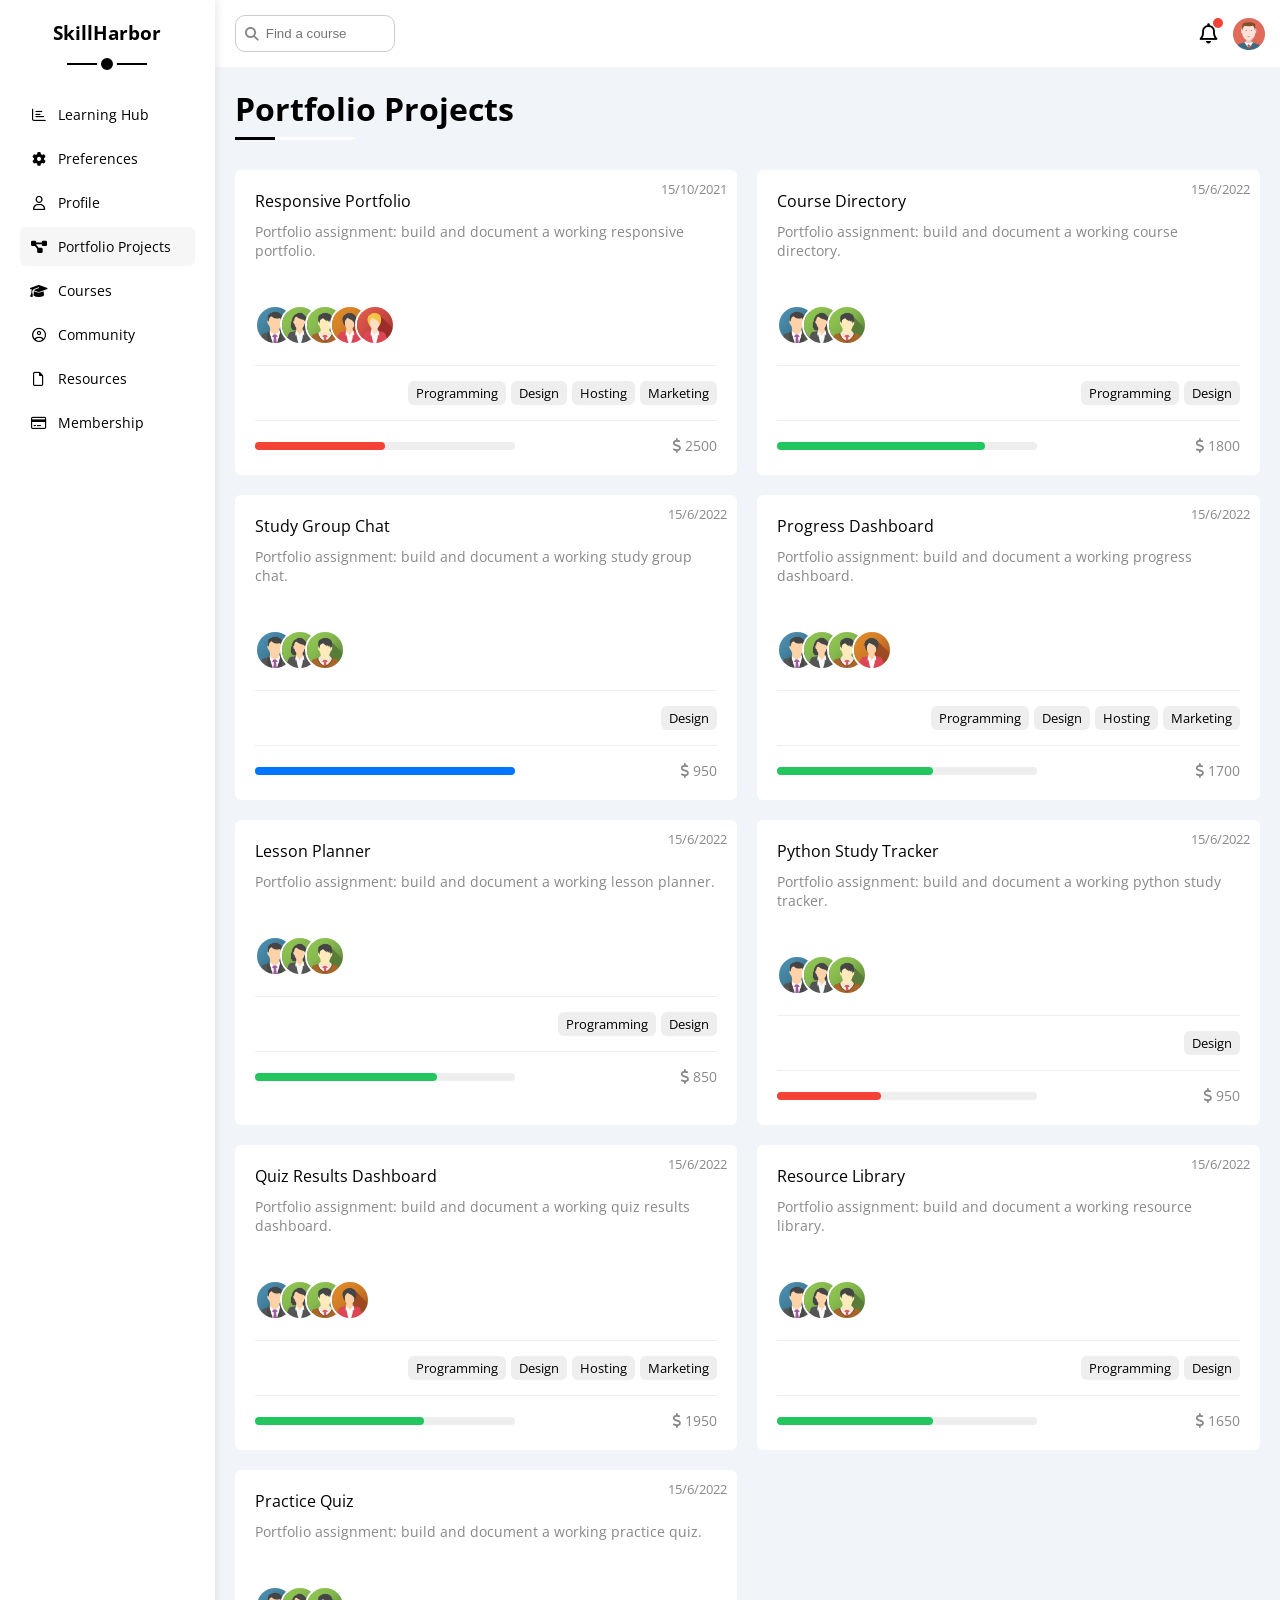
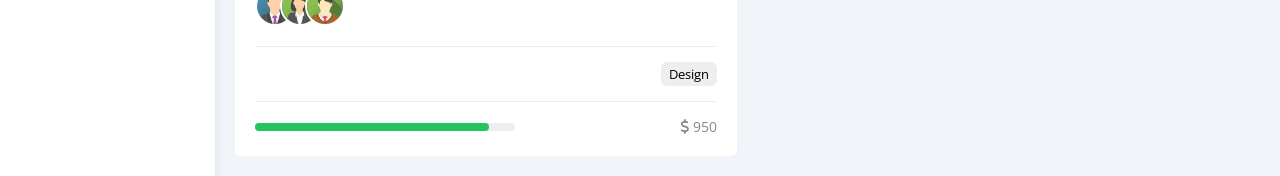
<file: projects.html>
<!DOCTYPE html>
<html lang="en">
  <head>
    <meta charset="UTF-8">
    <meta http-equiv="X-UA-Compatible" content="IE=edge">
    <meta name="viewport" content="width=device-width, initial-scale=1.0">
    <title>Portfolio Projects | SkillHarbor Academy</title>
    <link rel="stylesheet" href="css/all.min.css">
    <link rel="stylesheet" href="css/framework.css">
    <link rel="stylesheet" href="css/master.css">
    <link rel="preconnect" href="https://fonts.googleapis.com">
    <link rel="preconnect" href="https://fonts.gstatic.com" crossorigin>
    <link href="https://fonts.googleapis.com/css2?family=Open+Sans:wght@300;500&amp;display=swap" rel="stylesheet">
  </head>
  <body>
    <div class="page d-flex">
      <div class="sidebar bg-white p-20 p-relative">
        <h3 class="p-relative txt-c mt-0">SkillHarbor</h3>
        <ul>
          <li>
            <a class="d-flex align-center fs-14 c-black rad-6 p-10" href="index.html">
              <i class="fa-regular fa-chart-bar fa-fw"></i>
              <span>Learning Hub</span>
            </a>
          </li>
          <li>
            <a class="d-flex align-center fs-14 c-black rad-6 p-10" href="settings.html">
              <i class="fa-solid fa-gear fa-fw"></i>
              <span>Preferences</span>
            </a>
          </li>
          <li>
            <a class="d-flex align-center fs-14 c-black rad-6 p-10" href="profile.html">
              <i class="fa-regular fa-user fa-fw"></i>
              <span>Profile</span>
            </a>
          </li>
          <li>
            <a class="active d-flex align-center fs-14 c-black rad-6 p-10" href="projects.html">
              <i class="fa-solid fa-diagram-project fa-fw"></i>
              <span>Portfolio Projects</span>
            </a>
          </li>
          <li>
            <a class="d-flex align-center fs-14 c-black rad-6 p-10" href="courses.html">
              <i class="fa-solid fa-graduation-cap fa-fw"></i>
              <span>Courses</span>
            </a>
          </li>
          <li>
            <a class="d-flex align-center fs-14 c-black rad-6 p-10" href="friends.html">
              <i class="fa-regular fa-circle-user fa-fw"></i>
              <span>Community</span>
            </a>
          </li>
          <li>
            <a class="d-flex align-center fs-14 c-black rad-6 p-10" href="files.html">
              <i class="fa-regular fa-file fa-fw"></i>
              <span>Resources</span>
            </a>
          </li>
          <li>
            <a class="d-flex align-center fs-14 c-black rad-6 p-10" href="plans.html">
              <i class="fa-regular fa-credit-card fa-fw"></i>
              <span>Membership</span>
            </a>
          </li>
        </ul>
      </div>
      <div class="content w-full">
        <!-- Start Head -->
        <div class="head bg-white p-15 between-flex">
          <div class="search p-relative">
            <input class="p-10" type="search" placeholder="Find a course" aria-label="Find a course">
          </div>
          <div class="icons d-flex align-center">
            <span class="notification p-relative">
              <i class="fa-regular fa-bell fa-lg"></i>
            </span>
            <img src="imgs/avatar.png" alt="">
          </div>
        </div>
        <!-- End Head -->

        
        <h1 class="p-relative">Portfolio Projects</h1>
        <div class="projects-page d-grid m-20 gap-20">
          <div class="project bg-white p-20 rad-6 p-relative">
            <span class="date fs-13 c-grey">15/10/2021</span>
            <h4 class="m-0">Responsive Portfolio</h4>
            <p class="c-grey mt-10 mb-10 fs-14">Portfolio assignment: build and document a working responsive portfolio.</p>
            <div class="team">
              <a href="#"><img src="imgs/team-01.png" alt=""></a>
              <a href="#"><img src="imgs/team-02.png" alt=""></a>
              <a href="#"><img src="imgs/team-03.png" alt=""></a>
              <a href="#"><img src="imgs/team-04.png" alt=""></a>
              <a href="#"><img src="imgs/team-05.png" alt=""></a>
            </div>
            <div class="do d-flex">
              <span class="fs-13 rad-6 bg-eee">Programming</span>
              <span class="fs-13 rad-6 bg-eee">Design</span>
              <span class="fs-13 rad-6 bg-eee">Hosting</span>
              <span class="fs-13 rad-6 bg-eee">Marketing</span>
            </div>
            <div class="info between-flex">
              <div class="prog bg-eee">
                <span class="bg-red" style="width: 50%"></span>
              </div>
              <div class="fs-14 c-grey">
                <i class="fa-solid fa-dollar-sign"></i>
                2500
              </div>
            </div>
          </div>
          <div class="project bg-white p-20 rad-6 p-relative">
            <span class="date fs-13 c-grey">15/6/2022</span>
            <h4 class="m-0">Course Directory</h4>
            <p class="c-grey mt-10 mb-10 fs-14">Portfolio assignment: build and document a working course directory.</p>
            <div class="team">
              <a href="#"><img src="imgs/team-01.png" alt=""></a>
              <a href="#"><img src="imgs/team-02.png" alt=""></a>
              <a href="#"><img src="imgs/team-03.png" alt=""></a>
            </div>
            <div class="do d-flex">
              <span class="fs-13 rad-6 bg-eee">Programming</span>
              <span class="fs-13 rad-6 bg-eee">Design</span>
            </div>
            <div class="info between-flex">
              <div class="prog bg-eee">
                <span class="bg-green" style="width: 80%"></span>
              </div>
              <div class="fs-14 c-grey">
                <i class="fa-solid fa-dollar-sign"></i>
                1800
              </div>
            </div>
          </div>
          <div class="project bg-white p-20 rad-6 p-relative">
            <span class="date fs-13 c-grey">15/6/2022</span>
            <h4 class="m-0">Study Group Chat</h4>
            <p class="c-grey mt-10 mb-10 fs-14">Portfolio assignment: build and document a working study group chat.</p>
            <div class="team">
              <a href="#"><img src="imgs/team-01.png" alt=""></a>
              <a href="#"><img src="imgs/team-02.png" alt=""></a>
              <a href="#"><img src="imgs/team-03.png" alt=""></a>
            </div>
            <div class="do d-flex">
              <span class="fs-13 rad-6 bg-eee">Design</span>
            </div>
            <div class="info between-flex">
              <div class="prog bg-eee">
                <span class="bg-blue" style="width: 100%"></span>
              </div>
              <div class="fs-14 c-grey">
                <i class="fa-solid fa-dollar-sign"></i>
                950
              </div>
            </div>
          </div>
          <div class="project bg-white p-20 rad-6 p-relative">
            <span class="date fs-13 c-grey">15/6/2022</span>
            <h4 class="m-0">Progress Dashboard</h4>
            <p class="c-grey mt-10 mb-10 fs-14">Portfolio assignment: build and document a working progress dashboard.</p>
            <div class="team">
              <a href="#"><img src="imgs/team-01.png" alt=""></a>
              <a href="#"><img src="imgs/team-02.png" alt=""></a>
              <a href="#"><img src="imgs/team-03.png" alt=""></a>
              <a href="#"><img src="imgs/team-04.png" alt=""></a>
            </div>
            <div class="do d-flex">
              <span class="fs-13 rad-6 bg-eee">Programming</span>
              <span class="fs-13 rad-6 bg-eee">Design</span>
              <span class="fs-13 rad-6 bg-eee">Hosting</span>
              <span class="fs-13 rad-6 bg-eee">Marketing</span>
            </div>
            <div class="info between-flex">
              <div class="prog bg-eee">
                <span class="bg-green" style="width: 60%"></span>
              </div>
              <div class="fs-14 c-grey">
                <i class="fa-solid fa-dollar-sign"></i>
                1700
              </div>
            </div>
          </div>
          <div class="project bg-white p-20 rad-6 p-relative">
            <span class="date fs-13 c-grey">15/6/2022</span>
            <h4 class="m-0">Lesson Planner</h4>
            <p class="c-grey mt-10 mb-10 fs-14">Portfolio assignment: build and document a working lesson planner.</p>
            <div class="team">
              <a href="#"><img src="imgs/team-01.png" alt=""></a>
              <a href="#"><img src="imgs/team-02.png" alt=""></a>
              <a href="#"><img src="imgs/team-03.png" alt=""></a>
            </div>
            <div class="do d-flex">
              <span class="fs-13 rad-6 bg-eee">Programming</span>
              <span class="fs-13 rad-6 bg-eee">Design</span>
            </div>
            <div class="info between-flex">
              <div class="prog bg-eee">
                <span class="bg-green" style="width: 70%"></span>
              </div>
              <div class="fs-14 c-grey">
                <i class="fa-solid fa-dollar-sign"></i>
                850
              </div>
            </div>
          </div>
          <div class="project bg-white p-20 rad-6 p-relative">
            <span class="date fs-13 c-grey">15/6/2022</span>
            <h4 class="m-0">Python Study Tracker</h4>
            <p class="c-grey mt-10 mb-10 fs-14">Portfolio assignment: build and document a working python study tracker.</p>
            <div class="team">
              <a href="#"><img src="imgs/team-01.png" alt=""></a>
              <a href="#"><img src="imgs/team-02.png" alt=""></a>
              <a href="#"><img src="imgs/team-03.png" alt=""></a>
            </div>
            <div class="do d-flex">
              <span class="fs-13 rad-6 bg-eee">Design</span>
            </div>
            <div class="info between-flex">
              <div class="prog bg-eee">
                <span class="bg-red" style="width: 40%"></span>
              </div>
              <div class="fs-14 c-grey">
                <i class="fa-solid fa-dollar-sign"></i>
                950
              </div>
            </div>
          </div>
          <div class="project bg-white p-20 rad-6 p-relative">
            <span class="date fs-13 c-grey">15/6/2022</span>
            <h4 class="m-0">Quiz Results Dashboard</h4>
            <p class="c-grey mt-10 mb-10 fs-14">Portfolio assignment: build and document a working quiz results dashboard.</p>
            <div class="team">
              <a href="#"><img src="imgs/team-01.png" alt=""></a>
              <a href="#"><img src="imgs/team-02.png" alt=""></a>
              <a href="#"><img src="imgs/team-03.png" alt=""></a>
              <a href="#"><img src="imgs/team-04.png" alt=""></a>
            </div>
            <div class="do d-flex">
              <span class="fs-13 rad-6 bg-eee">Programming</span>
              <span class="fs-13 rad-6 bg-eee">Design</span>
              <span class="fs-13 rad-6 bg-eee">Hosting</span>
              <span class="fs-13 rad-6 bg-eee">Marketing</span>
            </div>
            <div class="info between-flex">
              <div class="prog bg-eee">
                <span class="bg-green" style="width: 65%"></span>
              </div>
              <div class="fs-14 c-grey">
                <i class="fa-solid fa-dollar-sign"></i>
                1950
              </div>
            </div>
          </div>
          <div class="project bg-white p-20 rad-6 p-relative">
            <span class="date fs-13 c-grey">15/6/2022</span>
            <h4 class="m-0">Resource Library</h4>
            <p class="c-grey mt-10 mb-10 fs-14">Portfolio assignment: build and document a working resource library.</p>
            <div class="team">
              <a href="#"><img src="imgs/team-01.png" alt=""></a>
              <a href="#"><img src="imgs/team-02.png" alt=""></a>
              <a href="#"><img src="imgs/team-03.png" alt=""></a>
            </div>
            <div class="do d-flex">
              <span class="fs-13 rad-6 bg-eee">Programming</span>
              <span class="fs-13 rad-6 bg-eee">Design</span>
            </div>
            <div class="info between-flex">
              <div class="prog bg-eee">
                <span class="bg-green" style="width: 60%"></span>
              </div>
              <div class="fs-14 c-grey">
                <i class="fa-solid fa-dollar-sign"></i>
                1650
              </div>
            </div>
          </div>
          <div class="project bg-white p-20 rad-6 p-relative">
            <span class="date fs-13 c-grey">15/6/2022</span>
            <h4 class="m-0">Practice Quiz</h4>
            <p class="c-grey mt-10 mb-10 fs-14">Portfolio assignment: build and document a working practice quiz.</p>
            <div class="team">
              <a href="#"><img src="imgs/team-01.png" alt=""></a>
              <a href="#"><img src="imgs/team-02.png" alt=""></a>
              <a href="#"><img src="imgs/team-03.png" alt=""></a>
            </div>
            <div class="do d-flex">
              <span class="fs-13 rad-6 bg-eee">Design</span>
            </div>
            <div class="info between-flex">
              <div class="prog bg-eee">
                <span class="bg-green" style="width: 90%"></span>
              </div>
              <div class="fs-14 c-grey">
                <i class="fa-solid fa-dollar-sign"></i>
                950
              </div>
            </div>
          </div>
        </div>
      </div>
    </div>
  <script src="js/academy.js" defer></script></body>
</html>
</file>
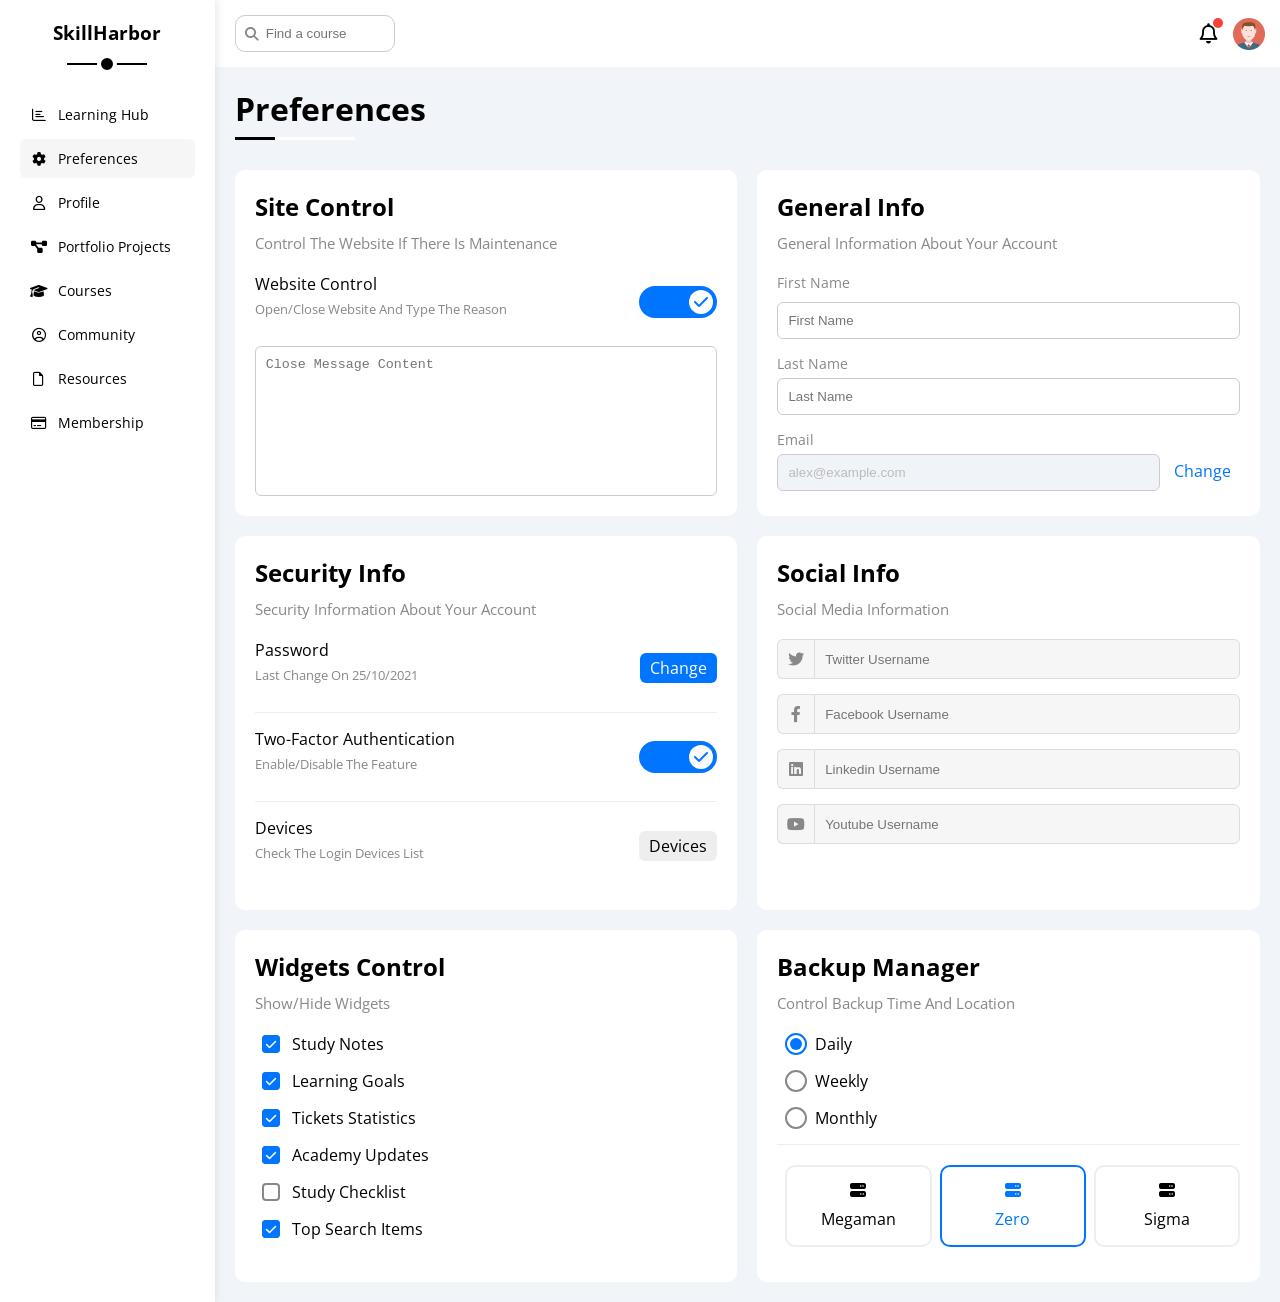
<file: settings.html>
<!DOCTYPE html>
<html lang="en">

<head>
  <meta charset="UTF-8">
  <meta http-equiv="X-UA-Compatible" content="IE=edge">
  <meta name="viewport" content="width=device-width, initial-scale=1.0">
  <title>Preferences | SkillHarbor Academy</title>
  <link rel="stylesheet" href="css/all.min.css">
  <link rel="stylesheet" href="css/framework.css">
  <link rel="stylesheet" href="css/master.css">
  <link rel="preconnect" href="https://fonts.googleapis.com">
  <link rel="preconnect" href="https://fonts.gstatic.com" crossorigin>
  <link href="https://fonts.googleapis.com/css2?family=Open+Sans:wght@300;500&amp;display=swap" rel="stylesheet">
</head>

<body>
  <div class="page d-flex">
    <div class="sidebar bg-white p-20 p-relative">
      <h3 class="p-relative txt-c mt-0">SkillHarbor</h3>
      <ul>
        <li>
          <a class="d-flex align-center fs-14 c-black rad-6 p-10" href="index.html">
            <i class="fa-regular fa-chart-bar fa-fw"></i>
            <span>Learning Hub</span>
          </a>
        </li>
        <li>
          <a class="active d-flex align-center fs-14 c-black rad-6 p-10" href="settings.html">
            <i class="fa-solid fa-gear fa-fw"></i>
            <span>Preferences</span>
          </a>
        </li>
        <li>
          <a class="d-flex align-center fs-14 c-black rad-6 p-10" href="profile.html">
            <i class="fa-regular fa-user fa-fw"></i>
            <span>Profile</span>
          </a>
        </li>
        <li>
          <a class="d-flex align-center fs-14 c-black rad-6 p-10" href="projects.html">
            <i class="fa-solid fa-diagram-project fa-fw"></i>
            <span>Portfolio Projects</span>
          </a>
        </li>
        <li>
          <a class="d-flex align-center fs-14 c-black rad-6 p-10" href="courses.html">
            <i class="fa-solid fa-graduation-cap fa-fw"></i>
            <span>Courses</span>
          </a>
        </li>
        <li>
          <a class="d-flex align-center fs-14 c-black rad-6 p-10" href="friends.html">
            <i class="fa-regular fa-circle-user fa-fw"></i>
            <span>Community</span>
          </a>
        </li>
        <li>
          <a class="d-flex align-center fs-14 c-black rad-6 p-10" href="files.html">
            <i class="fa-regular fa-file fa-fw"></i>
            <span>Resources</span>
          </a>
        </li>
        <li>
          <a class="d-flex align-center fs-14 c-black rad-6 p-10" href="plans.html">
            <i class="fa-regular fa-credit-card fa-fw"></i>
            <span>Membership</span>
          </a>
        </li>
      </ul>
    </div>
    <div class="content w-full">
      <!-- Start Head -->
      <div class="head bg-white p-15 between-flex">
        <div class="search p-relative">
          <input class="p-10" type="search" placeholder="Find a course" aria-label="Find a course">
        </div>
        <div class="icons d-flex align-center">
          <span class="notification p-relative">
            <i class="fa-regular fa-bell fa-lg"></i>
          </span>
          <img src="imgs/avatar.png" alt="">
        </div>
      </div>
      <!-- End Head -->

      <!-- 
       هذا الجزء العلوى ثابت فى كل صفحه من الثمانى صفحات 
       الى فيها بنصمم العمود الجانبى و الهيدر و دول كلهم ثابتبن
       اما الجزء اللى جاى ده الجزء بتاع صفحه التصمصم نفسها اللى مختلفه من صفحه للثانيه  -->

      <h1 class="p-relative">Preferences</h1>

      <div class="settings-page m-20 d-grid gap-20">
        <!-- Start Settings Box -->
        <div class="p-20 bg-white rad-10">
          <h2 class="mt-0 mb-10">Site Control</h2>
          <p class="mt-0 mb-20 c-grey fs-15">Control The Website If There Is Maintenance</p>
          <div class="mb-15 between-flex">
            <div>
              <span>Website Control</span>
              <p class="c-grey mt-5 mb-0 fs-13">Open/Close Website And Type The Reason</p>
            </div>
            <div>
              <label>
                <input class="toggle-checkbox" type="checkbox" checked>
                <div class="toggle-switch"></div>
              </label>
            </div>
          </div>
          <textarea class="close-message p-10 rad-6 d-block w-full" placeholder="Close Message Content"></textarea>
        </div>
        <!-- End Settings Box -->
        <!-- Start Settings Box -->
        <div class="p-20 bg-white rad-10">
          <h2 class="mt-0 mb-10">General Info</h2>
          <p class="mt-0 mb-20 c-grey fs-15">General Information About Your Account</p>
          <div class="mb-15">
            <label class="fs-14 c-grey d-block mb-10" for="first">First Name</label>
            <input class="b-none border-ccc p-10 rad-6 d-block w-full" type="text" id="first" placeholder="First Name">
          </div>
          <div class="mb-15">
            <label class="fs-14 c-grey d-block mb-5" for="last">Last Name</label>
            <input class="b-none border-ccc p-10 rad-6 d-block w-full" id="last" type="text" placeholder="Last Name">
          </div>
          <div>
            <label class="fs-14 c-grey d-block mb-5" for="email">Email</label>
            <input class="email b-none border-ccc p-10 rad-6 w-full mr-10" id="email" type="email" value="alex@example.com" disabled>
            <a class="c-blue" href="#">Change</a>
          </div>
        </div>
        <!-- End Settings Box -->
        <!-- Start Settings Box -->
        <div class="p-20 bg-white rad-10">
          <h2 class="mt-0 mb-10">Security Info</h2>
          <p class="mt-0 mb-20 c-grey fs-15">Security Information About Your Account</p>
          <div class="sec-box mb-15 between-flex">
            <div>
              <span>Password</span>
              <p class="c-grey mt-5 mb-0 fs-13">Last Change On 25/10/2021</p>
            </div>
            <a class="button bg-blue c-white btn-shape" href="#">Change</a>
          </div>
          <div class="sec-box mb-15 between-flex">
            <div>
              <span>Two-Factor Authentication</span>
              <p class="c-grey mt-5 mb-0 fs-13">Enable/Disable The Feature</p>
            </div>
            <label>
              <input class="toggle-checkbox" type="checkbox" checked>
              <div class="toggle-switch"></div>
            </label>
          </div>
          <div class="sec-box between-flex">
            <div>
              <span>Devices</span>
              <p class="c-grey mt-5 mb-0 fs-13">Check The Login Devices List</p>
            </div>
            <a class="bg-eee c-black btn-shape" href="#">Devices</a>
          </div>
        </div>
        <!-- End Settings Box -->
        <!-- Start Settings Box -->
        <div class="social-boxes p-20 bg-white rad-10">
          <h2 class="mt-0 mb-10">Social Info</h2>
          <p class="mt-0 mb-20 c-grey fs-15">Social Media Information</p>
          <div class="d-flex align-center mb-15">
            <i class="fa-brands fa-twitter center-flex c-grey"></i>
            <input class="w-full" type="text" placeholder="Twitter Username">
          </div>
          <div class="d-flex align-center mb-15">
            <i class="fa-brands fa-facebook-f center-flex c-grey"></i>
            <input class="w-full" type="text" placeholder="Facebook Username">
          </div>
          <div class="d-flex align-center mb-15">
            <i class="fa-brands fa-linkedin center-flex c-grey"></i>
            <input class="w-full" type="text" placeholder="Linkedin Username">
          </div>
          <div class="d-flex align-center">
            <i class="fa-brands fa-youtube center-flex c-grey"></i>
            <input class="w-full" type="text" placeholder="Youtube Username">
          </div>
        </div>
        <!-- End Settings Box -->
        <!-- Start Settings Box -->
        <div class="widgets-control p-20 bg-white rad-10">
          <h2 class="mt-0 mb-10">Widgets Control</h2>
          <p class="mt-0 mb-20 c-grey fs-15">Show/Hide Widgets</p>
          <div class="control d-flex align-center mb-15">
            <input type="checkbox" id="one" checked>
            <label for="one">Study Notes</label>
          </div>
          <div class="control d-flex align-center mb-15">
            <input type="checkbox" id="two" checked>
            <label for="two">Learning Goals</label>
          </div>
          <div class="control d-flex align-center mb-15">
            <input type="checkbox" id="three" checked>
            <label for="three">Tickets Statistics</label>
          </div>
          <div class="control d-flex align-center mb-15">
            <input type="checkbox" id="four" checked>
            <label for="four">Academy Updates</label>
          </div>
          <div class="control d-flex align-center mb-15">
            <input type="checkbox" id="five">
            <label for="five">Study Checklist</label>
          </div>
          <div class="control d-flex align-center mb-15">
            <input type="checkbox" id="six" checked>
            <label for="six">Top Search Items</label>
          </div>
        </div>
        <!-- End Settings Box -->
        <!-- Start Settings Box -->
        <div class="backup-control p-20 bg-white rad-10">
          <h2 class="mt-0 mb-10">Backup Manager</h2>
          <p class="mt-0 mb-20 c-grey fs-15">Control Backup Time And Location</p>
          <div class="date d-flex align-center mb-15">
            <input type="radio" name="time" id="daily" checked>
            <label for="daily">Daily</label>
          </div>
          <div class="date d-flex align-center mb-15">
            <input type="radio" name="time" id="weekly">
            <label for="weekly">Weekly</label>
          </div>
          <div class="date d-flex align-center mb-15">
            <input type="radio" name="time" id="monthly">
            <label for="monthly">Monthly</label>
          </div>
          <div class="servers d-flex align-center txt-c">
            <input type="radio" name="servers" id="server-one">
            <div class="server mb-15 rad-10 w-full">
              <label class="d-block m-15" for="server-one">
                <i class="fa-solid fa-server d-block mb-10"></i>
                Megaman
              </label>
            </div>
            <input type="radio" name="servers" id="server-two" checked>
            <div class="server mb-15 rad-10 w-full">
              <label class="d-block m-15" for="server-two">
                <i class="fa-solid fa-server d-block mb-10"></i>
                Zero
              </label>
            </div>
            <input type="radio" name="servers" id="server-three">
            <div class="server mb-15 rad-10 w-full">
              <label class="d-block m-15" for="server-three">
                <i class="fa-solid fa-server d-block mb-10"></i>
                Sigma
              </label>
            </div>
          </div>
        </div>
        <!-- End Settings Box -->
      </div>
    </div>
  </div>
<script src="js/academy.js" defer></script></body>

</html>
</file>
<file: css/framework.css>
:root {
  --blue-color: #0075ff;
  --blue-alt-color: #0d69d5;
  --orange-color: #f59e0b;
  --green-color: #22c55e;
  --red-color: #f44336;
  --grey-color: #888;
}


/* ####################   Start Box #####################*/
/* Makes the element a flex container (children line up in a row) */
.d-flex {
  display: flex;
}

/* Allows flex items to wrap onto the next line when they run out of space */
.f-wrap {
  flex-wrap: wrap;
}

/* Vertically centers flex items along the cross axis */
.align-center {
  align-items: center;
}

/* Pushes flex items to the edges (first left, last right) */
.space-between {
  justify-content: space-between;
}

/* Makes the element a grid container */
.d-grid {
  display: grid;
}

/* Adds a 20px gap between grid/flex items */
.gap-20 {
  gap: 20px;
}

/* Makes the element a block (takes the full width of its line) */
.d-block {
  display: block;
}

/* On screens ≤767px: makes the element a block */
@media (max-width: 767px) {
  .block-mobile {
    display: block;
  }

  /* On screens ≤767px: hides the element */
  .hide-mobile {
    display: none;
  }
}

/* End Box */


/* ####################  Start Padding + Margin  ####################*/
/* Adds 10px padding on all sides */
.p-10 {
  padding: 10px;
}

/* Adds 15px padding on all sides */
.p-15 {
  padding: 15px;
}

/* Adds 20px padding on all sides */
.p-20 {
  padding: 20px;
}

/* Adds 10px padding on the top only */
.pt-10 {
  padding-top: 10px;
}

/* Adds 15px padding on the top only */
.pt-15 {
  padding-top: 15px;
}

/* Adds 20px padding on the top only */
.pt-20 {
  padding-top: 20px;
}

/* Adds 10px padding on the bottom only */
.pb-10 {
  padding-bottom: 10px;
}

/* Adds 15px padding on the bottom only */
.pb-15 {
  padding-bottom: 15px;
}

/* Adds 20px padding on the bottom only */
.pb-20 {
  padding-bottom: 20px;
}

/* Adds 15px padding on the left only */
.pl-15 {
  padding-left: 15px;
}

/* Removes all margins */
.m-0 {
  margin: 0;
}

/* Adds 15px margin on all sides */
.m-15 {
  margin: 15px;
}

/* Adds 20px margin on all sides */
.m-20 {
  margin: 20px;
}

/* Removes the top margin */
.mt-0 {
  margin-top: 0;
}

/* Adds 5px margin on the top only */
.mt-5 {
  margin-top: 5px;
}

/* Adds 10px margin on the top only */
.mt-10 {
  margin-top: 10px;
}

/* Adds 15px margin on the top only */
.mt-15 {
  margin-top: 15px;
}

/* Adds 20px margin on the top only */
.mt-20 {
  margin-top: 20px;
}

/* Adds 25px margin on the top only */
.mt-25 {
  margin-top: 25px;
}

/* Adds 10px margin on the right only */
.mr-10 {
  margin-right: 10px;
}

/* Adds 15px margin on the right only */
.mr-15 {
  margin-right: 15px;
}

/* Adds 5px margin on the bottom only */
.mb-5 {
  margin-bottom: 5px;
}

/* Adds 10px margin on the bottom only */
.mb-10 {
  margin-bottom: 10px;
}

/* Adds 15px margin on the bottom only */
.mb-15 {
  margin-bottom: 15px;
}

/* Adds 20px margin on the bottom only */
.mb-20 {
  margin-bottom: 20px;
}

/* Adds 25px margin on the bottom only */
.mb-25 {
  margin-bottom: 25px;
}

/* End Padding + Margin */


/* #################### Start Color ####################*/
/* Sets text color to black */
.c-black {
  color: black;
}

/* Sets text color to white */
.c-white {
  color: white;
}

/* Sets text color to the grey variable */
.c-grey {
  color: var(--grey-color);
}

/* Sets text color to the red variable */
.c-red {
  color: var(--red-color);
}

/* Sets text color to the green variable */
.c-green {
  color: var(--green-color);
}

/* Sets text color to the blue variable */
.c-blue {
  color: var(--blue-color);
}

/* Sets text color to the orange variable */
.c-orange {
  color: var(--orange-color);
}

/* Sets background color to red */
.bg-red {
  background-color: var(--red-color);
}

/* Sets background color to green */
.bg-green {
  background-color: var(--green-color);
}

/* Sets background color to blue */
.bg-blue {
  background-color: var(--blue-color);
}

/* Sets background color to orange */
.bg-orange {
  background-color: var(--orange-color);
}

/* Sets background color to white */
.bg-white {
  background-color: white;
}

/* Sets background color to light grey (#eee) */
.bg-eee {
  background-color: #eee;
}

/* End Color */


/* ####################  Start Position ####################*/
/* Makes the element a positioning context for absolute children */
.p-relative {
  position: relative;
}

/* Takes the element out of flow and positions it relative to its nearest positioned ancestor */
.p-absolute {
  position: absolute;
}

/* End Position */


/* ####################  Start Font  ####################*/
/* Centers text horizontally */
.txt-c {
  text-align: center;
}

/* Sets font size to 13px */
.fs-13 {
  font-size: 13px;
}

/* Sets font size to 14px */
.fs-14 {
  font-size: 14px;
}

/* Sets font size to 15px */
.fs-15 {
  font-size: 15px;
}

/* Sets font size to 25px */
.fs-25 {
  font-size: 25px;
}

/* Makes text bold */
.fw-bold {
  font-weight: bold;
}

/* On screens ≤767px: centers the text */
@media (max-width: 767px) {
  .txt-c-mobile {
    text-align: center;
  }
}

/* End Font */


/* ####################  Start Border #################### */
/* Rounds corners with a 6px radius */
.rad-6 {
  border-radius: 6px;
}

/* Rounds corners with a 10px radius */
.rad-10 {
  border-radius: 10px;
}

/* Rounds corners fully (50%) to make a circle when width = height */
.rad-half {
  border-radius: 50%;
}

/* Removes any border */
.b-none {
  border: none;
}

/* Adds a 1px solid #ccc border */
.border-ccc {
  border: 1px solid #ccc;
}

/* Adds a 1px solid #eee border */
.border-eee {
  border: 1px solid #eee;
}

/* End Border */


/* #################### Start Width + Height ####################*/
/* Makes the element take 100% of its parent's width */
.w-full {
  width: 100%;
}

/* Sets a fixed width of 100px */
.w-100 {
  width: 100px;
}

/* Makes the width fit the content (shrink-to-fit) */
.w-fit {
  width: fit-content;
}

/* Makes the element take 100% of its parent's height */
.h-full {
  height: 100%;
}

/* Sets a fixed height of 100px */
.h-100 {
  height: 100px;
}

/* End Width + Height */


/* #################### Start Components ####################*/
/* Centers children both horizontally and vertically using flex */
.center-flex {
  display: flex;
  align-items: center;
  justify-content: center;
}

/* Spreads children apart horizontally and centers them vertically */
.between-flex {
  display: flex;
  align-items: center;
  justify-content: space-between;
}

/* Gives the element a button-like shape (padding + rounded corners) */
.btn-shape {
  padding: 4px 10px;
  border-radius: 6px;
}

/* End Components */
</file>
<file: css/master.css>
:root {
  --blue-color: #0075ff;
  --blue-alt-color: #0d69d5;
  --orange-color: #f59e0b;
  --green-color: #22c55e;
  --red-color: #f44336;
  --grey-color: #888;
}

* {
  box-sizing: border-box;
}

body {
  font-family: "Open Sans", sans-serif;
  margin: 0;
}

*:focus {
  outline: none;
}

a {
  text-decoration: none;
}

ul {
  list-style: none;
  padding: 0;
}

/* Styles the entire scrollbar (width, height, etc.) */
::-webkit-scrollbar {
  width: 15px;
}

/* Styles the scrollbar track (the background behind the thumb) */
::-webkit-scrollbar-track {
  background-color: white;
}

/* Styles the scrollbar thumb (the part you drag) */
::-webkit-scrollbar-thumb {
  background-color: var(--blue-color);
}

/* Styles the scrollbar thumb when the user hovers over it */
::-webkit-scrollbar-thumb:hover {
  background-color: var(--blue-alt-color);
}




.page {
  background-color: #f1f5f9;
  min-height: 100vh;
}

/* Start Sidebar */
.sidebar {
  width: 250px;
  box-shadow: 0 0 10px #ddd;
}

.sidebar>h3 {
  margin-bottom: 50px;
}

.sidebar>h3::before,
.sidebar>h3::after {
  content: "";
  background-color: black;
  transform: translateX(-50%);
  position: absolute;
  left: 50%;
}

.sidebar>h3::before {
  width: 80px;
  height: 2px;
  bottom: -20px;
}

.sidebar>h3::after {
  bottom: -29px;
  width: 12px;
  height: 12px;
  border-radius: 50%;
  border: 4px solid white;
}

.sidebar ul li a {
  transition: 0.3s;
  margin-bottom: 5px;
}

.sidebar ul li a:hover,
.sidebar ul li a.active {
  background-color: #f6f6f6;
}

.sidebar ul li a span {
  font-size: 14px;
  margin-left: 10px;
}

@media (max-width: 767px) {
  .sidebar {
    width: 58px;
    padding: 10px;
  }

  .sidebar>h3 {
    font-size: 13px;
    margin-bottom: 15px;
  }

  /* فى الموبايل اخفى الكلام لكن اظهر الايكون بس */
  .sidebar>h3::before,
  .sidebar>h3::after {
    display: none;
  }

  .sidebar ul li a span {
    display: none;
  }
}

/* End Sidebar */



/* Start Content */

/* start main header */
.content {
  overflow: hidden;
}

.head .search::before {
  font-family: var(--fa-style-family-classic);
  content: "\f002";
  font-weight: 900;
  position: absolute;
  left: 15px;
  top: 50%;
  transform: translateY(-50%);
  font-size: 14px;
  color: var(--grey-color);
}

.head .search input {
  border: 1px solid #ccc;
  border-radius: 10px;
  margin-left: 5px;
  padding-left: 30px;
  width: 160px;
  transition: width 0.3s;
}

.head .search input:focus {
  width: 200px;
}

.head .search input:focus::placeholder {
  opacity: 0;
}

.head .icons .notification::before {
  content: "";
  position: absolute;
  width: 10px;
  height: 10px;
  background-color: var(--red-color);
  border-radius: 50%;
  right: -5px;
  top: -5px;
}

.head .icons img {
  width: 32px;
  height: 32px;
  margin-left: 15px;
}

/* end main header */


/* الجزء الجاى ده تنسيقات ثابته فى ال8 صفحات فى الجزء اللى تحت الهيدر  */

/* start page header */
.page h1 {
  margin: 20px 20px 40px;
}

/* عمل الخط المرسوم تحت عنوان  h1 */
.page h1::before,
.page h1::after {
  content: "";
  height: 3px;
  position: absolute;
  bottom: -10px;
  left: 0;
}

.page h1::before {
  background-color: white;
  width: 120px;
}

.page h1::after {
  background-color: black;
  width: 40px;
}

/* end page header */

/* ده ال12 صندوق الموجودين فى الصفحه الرئيسيه 
in the wrapper box */
.wrapper {
  grid-template-columns: repeat(auto-fill, minmax(450px, 1fr));
  margin-left: 20px;
  margin-right: 20px;
  margin-bottom: 20px;
}

/* لازم نقلل شويه الابعاد و الاحجام عشان الموبايل المساحه فيه محدوده */
@media (max-width: 767px) {
  .wrapper {
    grid-template-columns: minmax(200px, 1fr);
    margin-left: 10px;
    margin-right: 10px;
    gap: 10px;
  }
}

/* End Content */




/* Start Welcome Widget */
.welcome {
  overflow: hidden;
}

.welcome .intro img {
  width: 200px;
  margin-bottom: -10px;
}

.welcome .avatar {
  width: 64px;
  height: 64px;
  border: 2px solid white;
  border-radius: 50%;
  padding: 2px;
  box-shadow: 0 0 5px #ddd;
  margin-left: 20px;
  margin-top: -32px;
}

.welcome .body {
  border-top: 1px solid #eee;
  border-bottom: 1px solid #eee;
}

.welcome .body>div {
  flex: 1;
}

.welcome .visit {
  margin: 0 15px 15px auto;
  transition: 0.3s;
}

.welcome .visit:hover {
  background-color: var(--blue-alt-color);
}

@media (max-width: 767px) {
  .welcome .intro {
    padding-bottom: 30px;
  }

  .welcome .avatar {
    margin-left: 0;
  }

  .welcome .body>div:not(:last-child) {
    margin-bottom: 20px;
  }
}

/* End Welcome Widget */


/* Start Quick Draft Widget */
.quick-draft textarea {
  resize: none;
  min-height: 180px;
}

.quick-draft .save {
  margin-left: auto;
  transition: 0.3s;
  cursor: pointer;
}

.quick-draft .save:hover {
  background-color: var(--blue-alt-color);
}

/* End Quick Draft Widget */
/* Start Targets */
.targets .target-row .icon {
  width: 80px;
  height: 80px;
  margin-right: 15px;
}

.targets .details {
  flex: 1;
}

.targets .details .progress {
  height: 4px;
}

.targets .details .progress>span {
  position: absolute;
  left: 0;
  top: 0;
  height: 100%;
}

.targets .details .progress>span span {
  position: absolute;
  bottom: 16px;
  right: -16px;
  color: white;
  padding: 2px 5px;
  border-radius: 6px;
  font-size: 13px;
}

.targets .details .progress>span span::after {
  content: "";
  border-color: transparent;
  border-width: 5px;
  border-style: solid;
  position: absolute;
  bottom: -10px;
  left: 50%;
  transform: translateX(-50%);
}

.targets .details .progress>.blue span::after {
  border-top-color: var(--blue-color);
}

.targets .details .progress>.orange span::after {
  border-top-color: var(--orange-color);
}

.targets .details .progress>.green span::after {
  border-top-color: var(--green-color);
}

.blue .icon,
.blue .progress {
  background-color: rgb(0 117 255 / 20%);
}

.orange .icon,
.orange .progress {
  background-color: rgb(245 158 11 / 20%);
}

.green .icon,
.green .progress {
  background-color: rgb(34 197 94 / 20%);
}

/* End Targets */
/* Start Tickets */
.tickets .box {
  border: 1px solid #ccc;
  width: calc(50% - 10px);
}

@media (max-width: 767px) {
  .tickets .box {
    width: 100%;
  }
}

/* End Tickets */


/* Start Latest News */
.latest-news .news-row:not(:last-of-type) {
  margin-bottom: 20px;
  padding-bottom: 20px;
  border-bottom: 1px solid #eee;
}

.latest-news .news-row img {
  width: 100px;
  border-radius: 6px;
  margin-right: 15px;
}

.latest-news .info {
  flex-grow: 1;
}

.latest-news .info h3 {
  margin: 0 0 6px;
  font-size: 16px;
}

@media (max-width: 767px) {
  .latest-news .news-row {
    display: block;
  }

  .latest-news .news-row .label {
    margin: 10px auto;
    width: fit-content;
  }
}

/* End Latest News */


/* Start Tasks */
.tasks .task-row:not(:last-of-type) {
  margin-bottom: 15px;
  padding-bottom: 15px;
  border-bottom: 1px solid #eee;
}

.tasks .info {
  flex-grow: 1;
}

.tasks .done {
  opacity: 0.3;
}

.tasks .done h3,
.tasks .done p {
  text-decoration: line-through;
}

.tasks .delete {
  cursor: pointer;
  transition: 0.3s;
}

.tasks .delete:hover {
  color: var(--red-color);
}

/* End Tasks */


/* Start Latest Uploads */
.latest-uploads ul li:not(:last-child) {
  border-bottom: 1px solid #eee;
}

.latest-uploads ul li img {
  width: 40px;
  height: 40px;
}

/* End Latest Uploads */


/* Start Last Project */
.last-project ul::before {
  content: "";
  position: absolute;
  left: 11px;
  width: 2px;
  height: 100%;
  background-color: var(--blue-color);
}

.last-project ul li::before {
  content: "";
  width: 20px;
  height: 20px;
  display: block;
  border-radius: 50%;
  background-color: white;
  border: 2px solid white;
  outline: 2px solid var(--blue-color);
  margin-right: 15px;
  z-index: 1;
}

.last-project ul li.done::before {
  background-color: var(--blue-color);
}

.last-project ul li.current::before {
  animation: change-color 0.8s infinite alternate;
}

.last-project .launch-icon {
  position: absolute;
  width: 160px;
  right: 0;
  bottom: 0;
  opacity: 0.1;
}

/* End Last Project */


/* Start Reminders */
.reminders ul li .key {
  width: 15px;
  height: 15px;
}

.reminders ul li>.blue {
  border-left: 2px solid var(--blue-color);
}

.reminders ul li>.green {
  border-left: 2px solid var(--green-color);
}

.reminders ul li>.orange {
  border-left: 2px solid var(--orange-color);
}

.reminders ul li>.red {
  border-left: 2px solid var(--red-color);
}

/* End Reminders */

/* Start Latest Post */
.latest-post .avatar {
  width: 48px;
  height: 48px;
}

.latest-post .post-content {
  text-transform: capitalize;
  line-height: 1.8;
  border-top: 1px solid #eee;
  border-bottom: 1px solid #eee;
  min-height: 140px;
}

/* End Latest Post */


/* Start Social Media */
.social-media .box {
  padding-left: 70px;
}

.social-media .box i {
  position: absolute;
  left: 0;
  top: 0;
  width: 52px;
  transition: 0.3s;
}

.social-media .box i:hover {
  transform: rotate(5deg);
}

.social-media .twitter {
  background-color: rgb(29 161 242 / 20%);
  color: #1da1f2;
}

.social-media .twitter i,
.social-media .twitter a {
  background-color: #1da1f2;
}

.social-media .facebook {
  background-color: rgb(24 119 242 / 20%);
  color: #1da1f2;
}

.social-media .facebook i,
.social-media .facebook a {
  background-color: #1877f2;
}

.social-media .youtube {
  background-color: rgb(255 0 0 / 20%);
  color: #ff0000;
}

.social-media .youtube i,
.social-media .youtube a {
  background-color: #ff0000;
}

.social-media .linkedin {
  background-color: rgb(0 119 181 / 20%);
  color: #0077b5;
}

.social-media .linkedin i,
.social-media .linkedin a {
  background-color: #0077b5;
}

/* End Social Media */


/* Start Projects Table */
.projects .responsive-table {
  overflow-x: auto;
}

.projects table {
  min-width: 1000px;
  border-spacing: 0;
}

.projects thead td {
  background-color: #eee;
  font-weight: bold;
}

.projects table td {
  padding: 15px;
}

.projects tbody td {
  border-bottom: 1px solid #eee;
  border-left: 1px solid #eee;
  transition: 0.3s;
}

.projects table tbody tr td:last-child {
  border-right: 1px solid #eee;
}

.projects tbody tr:hover td {
  background-color: #faf7f7;
}

.projects table img {
  width: 32px;
  height: 32px;
  border-radius: 50%;
  padding: 2px;
  background-color: white;
}

.projects table img:not(:first-child) {
  margin-left: -20px;
}

.projects table .label {
  font-size: 13px;
}

/* End Projects Table */



/* Start Settings */
.settings-page {
  grid-template-columns: repeat(auto-fill, minmax(500px, 1fr));
}

@media (max-width: 767px) {
  .settings-page {
    grid-template-columns: minmax(100px, 1fr);
    margin-left: 10px;
    margin-right: 10px;
    gap: 10px;
  }
}

.settings-page .close-message {
  border: 1px solid #ccc;
  resize: none;
  min-height: 150px;
}

.settings-page .email {
  display: inline-flex;
  width: calc(100% - 80px);
}

.settings-page .sec-box {
  padding-bottom: 15px;
}

.settings-page .sec-box:not(:last-of-type) {
  border-bottom: 1px solid #eee;
}

.settings-page .sec-box .button {
  transition: 0.3s;
}

.settings-page .sec-box .button:hover {
  background-color: var(--blue-alt-color);
}

.settings-page .social-boxes i {
  width: 40px;
  height: 40px;
  background-color: #f6f6f6;
  border: 1px solid #ddd;
  border-right: none;
  border-radius: 6px 0 0 6px;
  transition: 0.3s;
}

.settings-page .social-boxes input {
  height: 40px;
  background-color: #f6f6f6;
  border: 1px solid #ddd;
  padding-left: 10px;
  border-radius: 0 6px 6px 0;
}

.settings-page .social-boxes>div:focus-within i {
  color: black;
}

.widgets-control .control input[type="checkbox"] {
  -webkit-appearance: none;
  appearance: none;
}

.widgets-control .control label {
  padding-left: 30px;
  cursor: pointer;
  position: relative;
}

.widgets-control .control label::before,
.widgets-control .control label::after {
  position: absolute;
  left: 0;
  top: 50%;
  margin-top: -9px;
  border-radius: 4px;
}

.widgets-control .control label::before {
  content: "";
  width: 14px;
  height: 14px;
  border: 2px solid var(--grey-color);
}

.widgets-control .control label:hover::before {
  border-color: var(--blue-alt-color);
}

.widgets-control .control label::after {
  font-family: var(--fa-style-family-classic);
  content: "\f00c";
  font-weight: 900;
  background-color: var(--blue-color);
  color: white;
  font-size: 12px;
  width: 18px;
  height: 18px;
  display: flex;
  justify-content: center;
  align-items: center;
  transform: scale(0) rotate(360deg);
  transition: 0.3s;
}

.widgets-control .control input[type="checkbox"]:checked+label::after {
  transform: scale(1);
}

.backup-control input[type="radio"] {
  -webkit-appearance: none;
  appearance: none;
}

.backup-control .date label {
  padding-left: 30px;
  cursor: pointer;
  position: relative;
}

.backup-control .date label::before {
  content: "";
  position: absolute;
  top: 50%;
  left: 0;
  margin-top: -11px;
  width: 18px;
  height: 18px;
  border: 2px solid var(--grey-color);
  border-radius: 50%;
}

.backup-control .date label::after {
  content: "";
  position: absolute;
  left: 5px;
  top: 5px;
  width: 12px;
  height: 12px;
  background: var(--blue-color);
  border-radius: 50%;
  transition: 0.3s;
  transform: scale(0);
}

.backup-control .date input[type="radio"]:checked+label::before {
  border-color: var(--blue-color);
}

.backup-control .date input[type="radio"]:checked+label::after {
  transform: scale(1);
}

.backup-control .servers {
  border-top: 1px solid #eee;
  padding-top: 20px;
}

@media (max-width: 767px) {
  .backup-control .servers {
    flex-wrap: wrap;
  }
}

.backup-control .servers .server {
  border: 2px solid #eee;
  position: relative;
}

.backup-control .servers .server label {
  cursor: pointer;
}

.backup-control .servers input[type="radio"]:checked+.server {
  border-color: var(--blue-color);
  color: var(--blue-color);
}

.toggle-checkbox {
  -webkit-appearance: none;
  appearance: none;
  display: none;
}

.toggle-switch {
  background-color: #ccc;
  width: 78px;
  height: 32px;
  border-radius: 16px;
  position: relative;
  transition: 0.3s;
  cursor: pointer;
}

.toggle-switch::before {
  font-family: var(--fa-style-family-classic);
  content: "\f00d";
  font-weight: 900;
  background-color: white;
  width: 24px;
  height: 24px;
  position: absolute;
  border-radius: 50%;
  top: 4px;
  left: 4px;
  display: flex;
  justify-content: center;
  align-items: center;
  color: #aaa;
  transition: 0.3s;
}

.toggle-checkbox:checked+.toggle-switch {
  background-color: var(--blue-color);
}

.toggle-checkbox:checked+.toggle-switch::before {
  content: "\f00c";
  left: 50px;
  color: var(--blue-color);
}

.settings-page :disabled {
  cursor: no-drop;
  background-color: #f0f4f8;
  color: #bbb;
}

/* End Settings */



/* Start Profile Page */
@media (max-width: 767px) {
  .profile-page .overview {
    flex-direction: column;
  }
}

.profile-page .avatar-box {
  width: 300px;
}

@media (min-width: 768px) {
  .profile-page .avatar-box {
    border-right: 1px solid #eee;
  }
}

.profile-page .avatar-box>img {
  width: 120px;
  height: 120px;
}

.profile-page .avatar-box .level {
  height: 6px;
  overflow: hidden;
  margin: auto;
  width: 70%;
}

.profile-page .avatar-box .level span {
  position: absolute;
  left: 0;
  top: 0;
  height: 100%;
  background-color: var(--blue-color);
  border-radius: 6px;
}

.profile-page .info-box .box {
  flex-wrap: wrap;
  border-bottom: 1px solid #eee;
  transition: 0.3s;
}

.profile-page .info-box .box:hover {
  background-color: #f9f9f9;
}

.profile-page .info-box .box>div {
  min-width: 250px;
  padding: 10px 0 0;
}

.profile-page .info-box h4 {
  font-weight: normal;
}

/* Start Training Code */
.profile-page .info-box .toggle-switch {
  height: 20px;
}

@media (max-width: 767px) {
  .profile-page .info-box .toggle-switch {
    margin: auto;
  }
}

.profile-page .info-box .toggle-switch::before {
  width: 12px;
  height: 12px;
  font-size: 8px;
}

.profile-page .info-box .toggle-checkbox:checked+.toggle-switch::before {
  left: 62px;
}

/* End Training Code */
@media (max-width: 767px) {
  .profile-page .other-data {
    flex-direction: column;
  }
}

.profile-page .skills-card {
  flex-grow: 1;
}

.profile-page .skills-card ul li {
  padding: 15px 0;
}

.profile-page .skills-card ul li:not(:last-child) {
  border-bottom: 1px solid #eee;
}

.profile-page .skills-card ul li span {
  display: inline-flex;
  padding: 4px 10px;
  background-color: #eee;
  border-radius: 6px;
  font-size: 14px;
}

.profile-page .skills-card ul li span:not(:last-child) {
  margin-right: 5px;
}

.profile-page .activities {
  flex-grow: 2;
}

.profile-page .activity:not(:last-of-type) {
  border-bottom: 1px solid #eee;
  padding-bottom: 20px;
  margin-bottom: 20px;
}

.profile-page .activity img {
  width: 64px;
  height: 64px;
  margin-right: 10px;
}

@media (min-width: 768px) {
  .profile-page .activity .date {
    margin-left: auto;
    text-align: right;
  }
}

@media (max-width: 767px) {
  .profile-page .activity {
    flex-direction: column;
  }

  .profile-page .activity img {
    margin-right: 0;
    margin-bottom: 15px;
  }

  .profile-page .activity .date {
    margin-top: 15px;
  }
}

/* End Profile Page */




/* Start Projects Page */
.projects-page {
  grid-template-columns: repeat(auto-fill, minmax(500px, 1fr));
}

@media (max-width: 767px) {
  .projects-page {
    grid-template-columns: minmax(200px, 1fr);
    margin-left: 10px;
    margin-right: 10px;
    gap: 10px;
  }
}

.projects-page .project .date {
  position: absolute;
  right: 10px;
  top: 10px;
}

.projects-page .project h4 {
  font-weight: normal;
}

.projects-page .project .team {
  position: relative;
  min-height: 80px;
}

.projects-page .project .team a {
  position: absolute;
  left: 0;
  bottom: 0;
}

.projects-page .project .team a:nth-child(2) {
  left: 25px;
}

.projects-page .project .team a:nth-child(3) {
  left: 50px;
}

.projects-page .project .team a:nth-child(4) {
  left: 75px;
}

.projects-page .project .team a:nth-child(5) {
  left: 100px;
}

.projects-page .project .team a:hover {
  z-index: 1000;
}

.projects-page .project .team img {
  width: 40px;
  height: 40px;
  border-radius: 50%;
  border: 2px solid white;
}

.projects-page .project .do {
  justify-content: flex-end;
  border-top: 1px solid #eee;
  padding-top: 15px;
  margin-top: 15px;
}

@media (max-width: 767px) {
  .projects-page .project .do {
    flex-direction: column;
  }
}

.projects-page .project .do span {
  padding: 3px 8px;
  margin-left: 5px;
  width: fit-content;
}

@media (max-width: 767px) {
  .projects-page .project .do span:not(:last-child) {
    margin-bottom: 15px;
  }
}

.projects-page .project .info {
  border-top: 1px solid #eee;
  margin-top: 15px;
  padding-top: 15px;
}

@media (max-width: 767px) {
  .projects-page .project .info {
    flex-direction: column;
  }
}

.projects-page .project .prog {
  height: 8px;
  width: 260px;
  position: relative;
  border-radius: 6px;
}

@media (max-width: 767px) {
  .projects-page .project .prog {
    margin-bottom: 15px;
  }
}

.projects-page .project .prog span {
  position: absolute;
  left: 0;
  top: 0;
  height: 100%;
  border-radius: 6px;
}

/* End Projects Page */



/* Start Courses Page */
.courses-page {
  grid-template-columns: repeat(auto-fill, minmax(300px, 1fr));
}

@media (max-width: 767px) {
  .courses-page {
    grid-template-columns: minmax(200px, 1fr);
    margin-left: 10px;
    margin-right: 10px;
    gap: 10px;
  }
}

.courses-page .course {
  overflow: hidden;
}

.courses-page .course .cover {
  max-width: 100%;
}

.courses-page .course .instructor {
  position: absolute;
  width: 64px;
  height: 64px;
  border-radius: 50%;
  top: 20px;
  left: 20px;
  border: 2px solid white;
}

.courses-page .course .description {
  line-height: 1.6;
}

.courses-page .course .info {
  border-top: 1px solid #eee;
  font-size: 13px;
}

.courses-page .course .info .title {
  position: absolute;
  top: -13px;
  left: 50%;
  transform: translateX(-50%);
  font-size: 13px;
}

/* End Courses Page */



/* Start Friends Page */
.friends-page {
  grid-template-columns: repeat(auto-fill, minmax(300px, 1fr));
}

@media (max-width: 767px) {
  .friends-page {
    grid-template-columns: minmax(200px, 1fr);
    margin-left: 10px;
    margin-right: 10px;
    gap: 10px;
  }
}

.friends-page .contact {
  position: absolute;
  left: 10px;
  top: 10px;
}

.friends-page .contact i {
  background-color: #eee;
  padding: 10px;
  border-radius: 50%;
  color: #666;
  font-size: 13px;
  cursor: pointer;
  transition: 0.3s;
}

.friends-page .contact i:hover {
  background-color: var(--blue-color);
  color: white;
}

.friends-page .friend .icons {
  border-top: 1px solid #eee;
  border-bottom: 1px solid #eee;
  margin-top: 15px;
  margin-bottom: 15px;
  padding-top: 15px;
  padding-bottom: 15px;
}

.friends-page .friend .icons i {
  margin-right: 5px;
}

.friends-page .friend .icons .vip {
  position: absolute;
  right: 0;
  top: 50%;
  transform: translateY(-50%);
  font-size: 40px;
  opacity: 0.2;
}

/* End Friends Page */



/* Start Files Page */
.files-page {
  flex-direction: row-reverse;
  align-items: flex-start;
}

@media (max-width: 767px) {
  .files-page {
    flex-direction: column;
    align-items: normal;
  }
}

.files-page .files-stats {
  min-width: 260px;
}

.files-page .files-stats .icon {
  width: 40px;
  height: 40px;
  margin-right: 10px;
}

.files-page .files-stats .size {
  margin-left: auto;
}

.files-page .files-stats .blue {
  background-color: rgb(0 117 255 / 20%);
}

.files-page .files-stats .green {
  background-color: rgb(34 197 94 / 20%);
}

.files-page .files-stats .red {
  background-color: rgb(244 67 54 / 20%);
}

.files-page .files-stats .orange {
  background-color: rgb(245 158 11 / 20%);
}

.files-page .files-stats .upload {
  margin: 15px auto 0;
  padding: 10px 15px;
  transition: 0.3s;
}

.files-page .files-stats .upload:hover {
  background-color: var(--blue-alt-color);
}

.files-page .files-stats .upload:hover i {
  animation: go-up 0.8s infinite;
}

.files-page .files-content {
  flex: 1;
  grid-template-columns: repeat(auto-fill, minmax(200px, 1fr));
}

.files-page .files-content img {
  width: 64px;
  height: 64px;
  transition: 0.3s;
}

.files-page .files-content .file:hover img {
  transform: rotate(5deg);
}

.files-page .files-content .info {
  border-top: 1px solid #eee;
}

/* End Files Page */



/* Start Plans Page */
.plans-page {
  grid-template-columns: repeat(auto-fill, minmax(450px, 1fr));
}

@media (max-width: 767px) {
  .plans-page {
    grid-template-columns: minmax(250px, 1fr);
    margin-left: 10px;
    margin-right: 10px;
    gap: 10px;
  }
}

.plans-page .plan .top {
  border: 3px solid white;
  outline: 3px solid transparent;
}

.plans-page .plan.green .top {
  outline-color: var(--green-color);
}

.plans-page .plan.blue .top {
  outline-color: var(--blue-color);
}

.plans-page .plan.orange .top {
  outline-color: var(--orange-color);
}

.plans-page .plan .price {
  position: relative;
  font-size: 40px;
  width: fit-content;
  margin: auto;
}

.plans-page .plan .price span {
  position: absolute;
  left: -20px;
  top: 0;
  font-size: 25px;
}

.plans-page .plan ul li {
  padding: 15px 0;
  display: flex;
  align-items: center;
  font-size: 15px;
  border-bottom: 1px solid #eee;
}

.plans-page .plan ul li .yes {
  color: var(--green-color);
}

.plans-page .plan ul li i:not(.yes, .help) {
  color: var(--red-color);
}

.plans-page .plan ul li i:first-child {
  font-size: 18px;
  margin-right: 5px;
}

.plans-page .plan ul li .help {
  color: var(--grey-color);
  margin-left: auto;
  cursor: pointer;
}

/* End Plans Page */


/* Start Animation */
@keyframes change-color {
  from {
    background-color: var(--blue-color);
  }

  to {
    background-color: white;
  }
}

@keyframes go-up {

  0%,
  100% {
    transform: translateY(0);
  }

  50% {
    transform: translateY(-5px);
  }
}

/* End Animation */
.catalog-tools { margin: 20px; line-height: 1.6; }
.catalog-tools label { display: inline-block; margin-inline-end: 16px; }
.catalog-tools select { padding: 5px; }
.course[hidden] { display: none !important; }
.course .title[type="button"], [data-plan] { border: 0; cursor: pointer; font: inherit; }
[data-plan][aria-pressed="true"], .course button[aria-pressed="true"] { background: #166534; color: white; }
</file>
